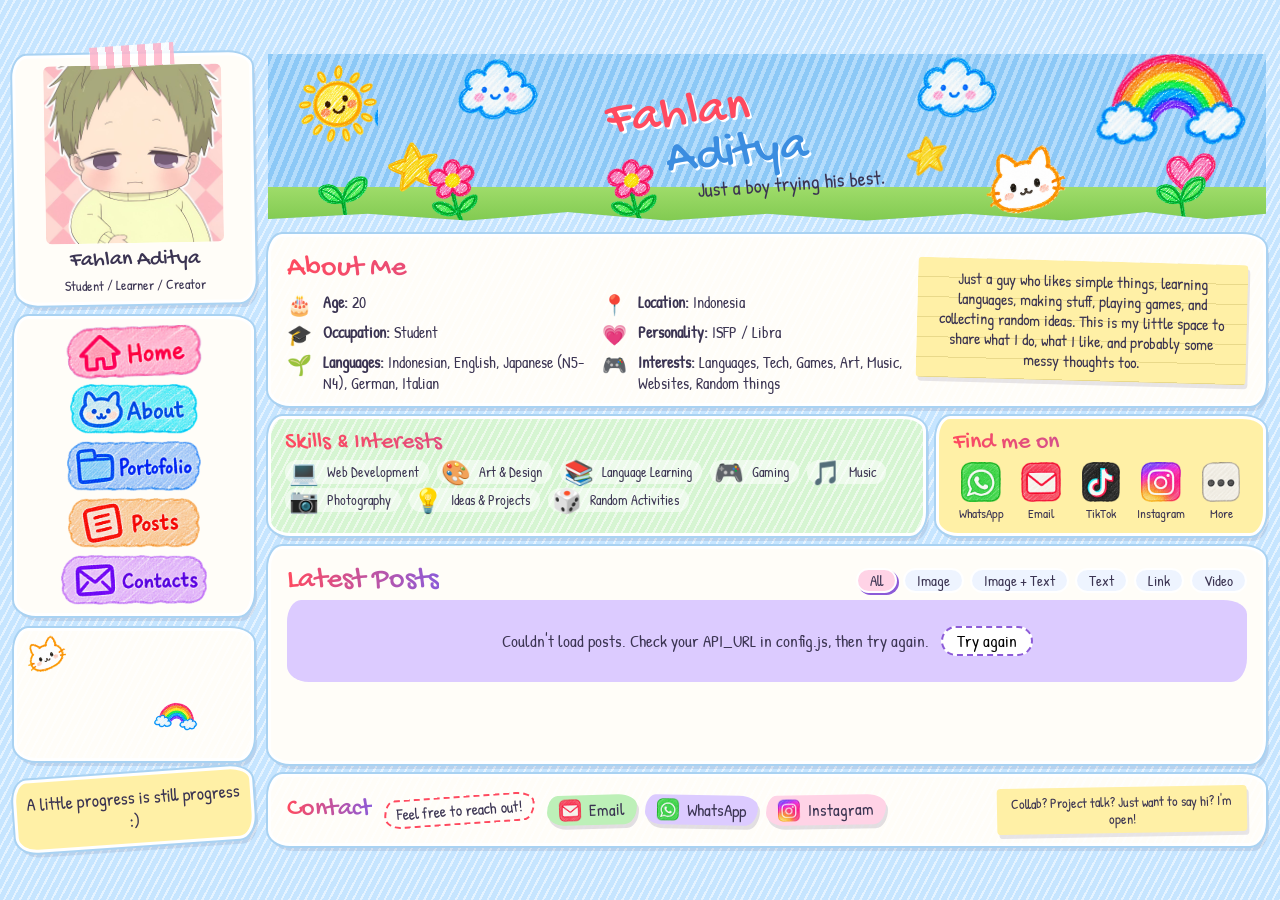
<file: index.html>
<!DOCTYPE html>
<html lang="en">
<head>
<meta charset="utf-8"><meta name="viewport" content="width=device-width,initial-scale=1,viewport-fit=cover"><meta name="theme-color" content="#c6e5ff">
<title>Adrian Aditya Portofolio</title>
<meta name="description" content="Fahlan Aditya's little scrapbook corner of the internet.">
<link rel="preconnect" href="https://fonts.googleapis.com"><link rel="preconnect" href="https://fonts.gstatic.com" crossorigin>
<link href="https://fonts.googleapis.com/css2?family=Gochi+Hand&family=Patrick+Hand&display=swap" rel="stylesheet">
<script>var V=Date.now()</script>
<script>document.write('<link rel="stylesheet" href="style.css?v='+V+'">')</script>
</head>
<body>
<div class="wrap">
  <figure class="pol tape"><img id="profile" alt="Portrait of Fahlan Aditya"><figcaption><b>Fahlan Aditya</b><small>Student / Learner / Creator</small></figcaption></figure>
  <nav id="nav" class="nav" aria-label="Main"></nav>
  <div id="decoSide" class="decoSide" aria-hidden="true"></div>
  <p class="note tilt">A little progress is still progress :)</p>

  <main>
    <header id="home" class="hero">
      <div id="decoHero" aria-hidden="true"></div><div id="decoHeroM" aria-hidden="true"></div>
      <img id="profile2" class="mprof" alt="Portrait of Fahlan Aditya">
      <h1><span class="r">Fahlan</span> <span class="b">Aditya</span></h1>
      <p class="sub">Just a boy trying his best.</p>
      <ul id="msocial" class="msocial" aria-label="Social links"></ul>
    </header>

    <section id="about" class="card about" aria-labelledby="h-about">
      <h2 id="h-about">About Me</h2>
      <ul id="info" class="info"></ul>
      <p class="note paper">Just a guy who likes simple things, learning languages, making stuff, playing games, and collecting random ideas. This is my little space to share what I do, what I like, and probably some messy thoughts too.</p>
    </section>

    <div class="row">
      <section id="portfolio" class="card mint" aria-labelledby="h-skills">
        <h2 id="h-skills">Skills &amp; Interests</h2>
        <ul id="skills" class="skills"></ul>
      </section>
      <section class="card find" aria-labelledby="h-find">
        <h2 id="h-find">Find me on</h2>
        <ul id="social" class="social"></ul>
      </section>
    </div>

    <section id="posts" class="card posts" aria-labelledby="h-posts">
      <div class="phead"><h2 id="h-posts">Latest Posts</h2><div id="filters" class="filters" role="group" aria-label="Filter posts"></div></div>
      <div id="state" class="state" role="status" aria-live="polite"></div>
      <div id="grid" class="grid"></div>
    </section>

    <section id="contact" class="card contact" aria-labelledby="h-contact">
      <h2 id="h-contact">Contact</h2>
      <p class="hand tilt">Feel free to reach out!</p>
      <div id="contactLinks" class="clinks"></div>
      <p class="note paper">Collab? Project talk? Just want to say hi? I'm open!</p>
    </section>
  </main>
</div>
<dialog id="more"><h3>More places</h3><ul id="moreList"></ul><button id="moreClose" type="button">Close</button></dialog>
<script>['config.js','api.js','script.js'].forEach(function(f){document.write('<script src="'+f+'?v='+V+'"><\/script>')})</script>
</body>
</html>
</file>
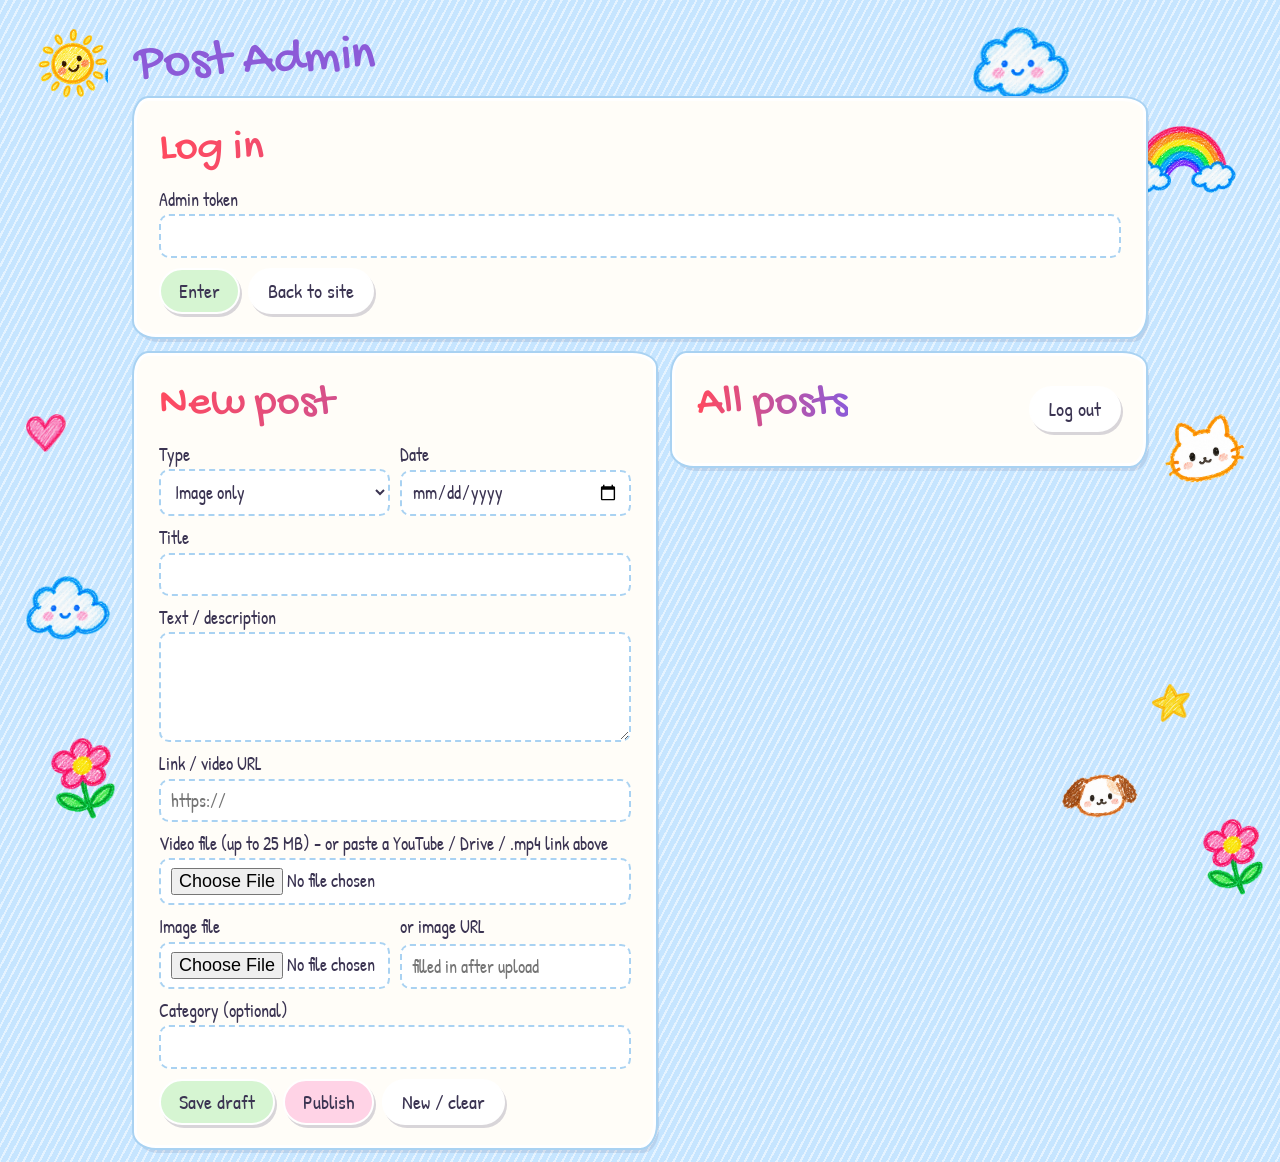
<file: admin.html>
<!DOCTYPE html>
<html lang="en">
<head>
<meta charset="utf-8"><meta name="viewport" content="width=device-width,initial-scale=1,viewport-fit=cover">
<meta name="robots" content="noindex,nofollow"><title>Admin – Fahlan Aditya</title>
<link href="https://fonts.googleapis.com/css2?family=Gochi+Hand&family=Patrick+Hand&display=swap" rel="stylesheet">
<script>var V=Date.now()</script>
<script>document.write('<link rel="stylesheet" href="style.css?v='+V+'">')</script>
<style>
.adm{max-width:1040px;margin:0 auto;padding:14px;display:grid;gap:16px}
.adm h1{font-size:clamp(34px,6vw,52px);color:var(--purple);transform:rotate(-2deg)}
#msg{margin:0;padding:8px 14px;border-radius:12px;font-size:19px}#msg:empty{display:none}.ok{background:var(--mint)}.bad{background:#ffd1d1}
form{display:grid;gap:10px}label{display:grid;gap:3px;font-size:18px;min-width:0}
input,select,textarea{font:inherit;padding:8px 10px;border:2px dashed #a9d2f2;border-radius:10px;background:#fff;color:var(--ink);width:100%;min-width:0}
textarea{min-height:110px;resize:vertical}
.two{display:grid;grid-template-columns:1fr 1fr;gap:10px}
.btns{display:flex;flex-wrap:wrap;gap:8px}
.b{font:inherit;padding:8px 18px;min-height:42px;border-radius:99px;border:2px solid #fff;box-shadow:2px 3px 0 rgba(60,50,90,.2);cursor:pointer;background:var(--mint);color:var(--ink)}
.b.pub{background:var(--pink)}.b.del{background:#ffd1d1}.b.ghost{background:#fff}.b:disabled{opacity:.5;cursor:wait}
#preview{max-height:180px;border-radius:8px;justify-self:start}
.list{display:grid;gap:10px;margin:0;padding:0;list-style:none}
.item{display:flex;gap:8px 12px;align-items:center;justify-content:space-between;flex-wrap:wrap;background:#fff;padding:8px 12px;border-radius:12px;box-shadow:2px 3px 0 rgba(60,50,90,.1)}
.item b{font-weight:400;font-size:20px;overflow-wrap:anywhere}.item small{display:block;opacity:.7}
.chip{font-size:14px;padding:1px 10px;border-radius:99px;background:var(--butter)}.chip.pub{background:var(--mint)}
@media(min-width:860px){.main{display:grid;grid-template-columns:1.1fr 1fr;gap:16px;align-items:start}}
@media(max-width:520px){.two{grid-template-columns:1fr}}
</style>
<script>document.write('<link rel="stylesheet" href="admin-fx.css?v='+V+'">')</script>
</head>
<body>
<div class="adm">
  <h1>Post Admin</h1>
  <p id="msg" role="status" aria-live="polite"></p>

  <section id="login" class="card">
    <h2>Log in</h2>
    <form id="loginForm">
      <label>Admin token<input id="tok" type="password" autocomplete="current-password" required></label>
      <div class="btns"><button class="b" type="submit">Enter</button><a class="b ghost" href="index.html" style="text-decoration:none">Back to site</a></div>
    </form>
  </section>

  <div id="panel" class="main" hidden>
    <section class="card">
      <h2 id="formTitle">New post</h2>
      <form id="form">
        <div class="two">
          <label>Type<select id="type"><option value="image">Image only</option><option value="image_text">Image + Text</option><option value="text">Text only</option><option value="link">Link / Media</option><option value="video">Video</option></select></label>
          <label>Date<input id="date" type="date"></label>
        </div>
        <label>Title<input id="title" maxlength="120"></label>
        <label data-t="image_text text link video">Text / description<textarea id="content"></textarea></label>
        <label data-t="link video">Link / video URL<input id="linkUrl" type="url" placeholder="https://"></label>
        <label data-t="video">Video file (up to 25 MB) - or paste a YouTube / Drive / .mp4 link above<input id="vfile" type="file" accept="video/*"></label>
        <div data-t="image image_text link video" class="two">
          <label>Image file<input id="file" type="file" accept="image/*"></label>
          <label>or image URL<input id="imageUrl" placeholder="filled in after upload"></label>
        </div>
        <img id="preview" alt="Preview" hidden>
        <label>Category (optional)<input id="category" maxlength="40"></label>
        <div class="btns">
          <button class="b" type="button" id="saveDraft">Save draft</button>
          <button class="b pub" type="button" id="publish">Publish</button>
          <button class="b ghost" type="button" id="clear">New / clear</button>
        </div>
      </form>
    </section>
    <section class="card">
      <div class="btns" style="justify-content:space-between;align-items:center"><h2>All posts</h2><button class="b ghost" type="button" id="logout">Log out</button></div>
      <ul id="list" class="list"></ul>
    </section>
  </div>
</div>
<script>document.write('<script src="config.js?v='+V+'"><\/script><script src="admin.js?v='+V+'"><\/script><script src="admin-fx.js?v='+V+'" defer><\/script>')</script>
</body>
</html>
</file>
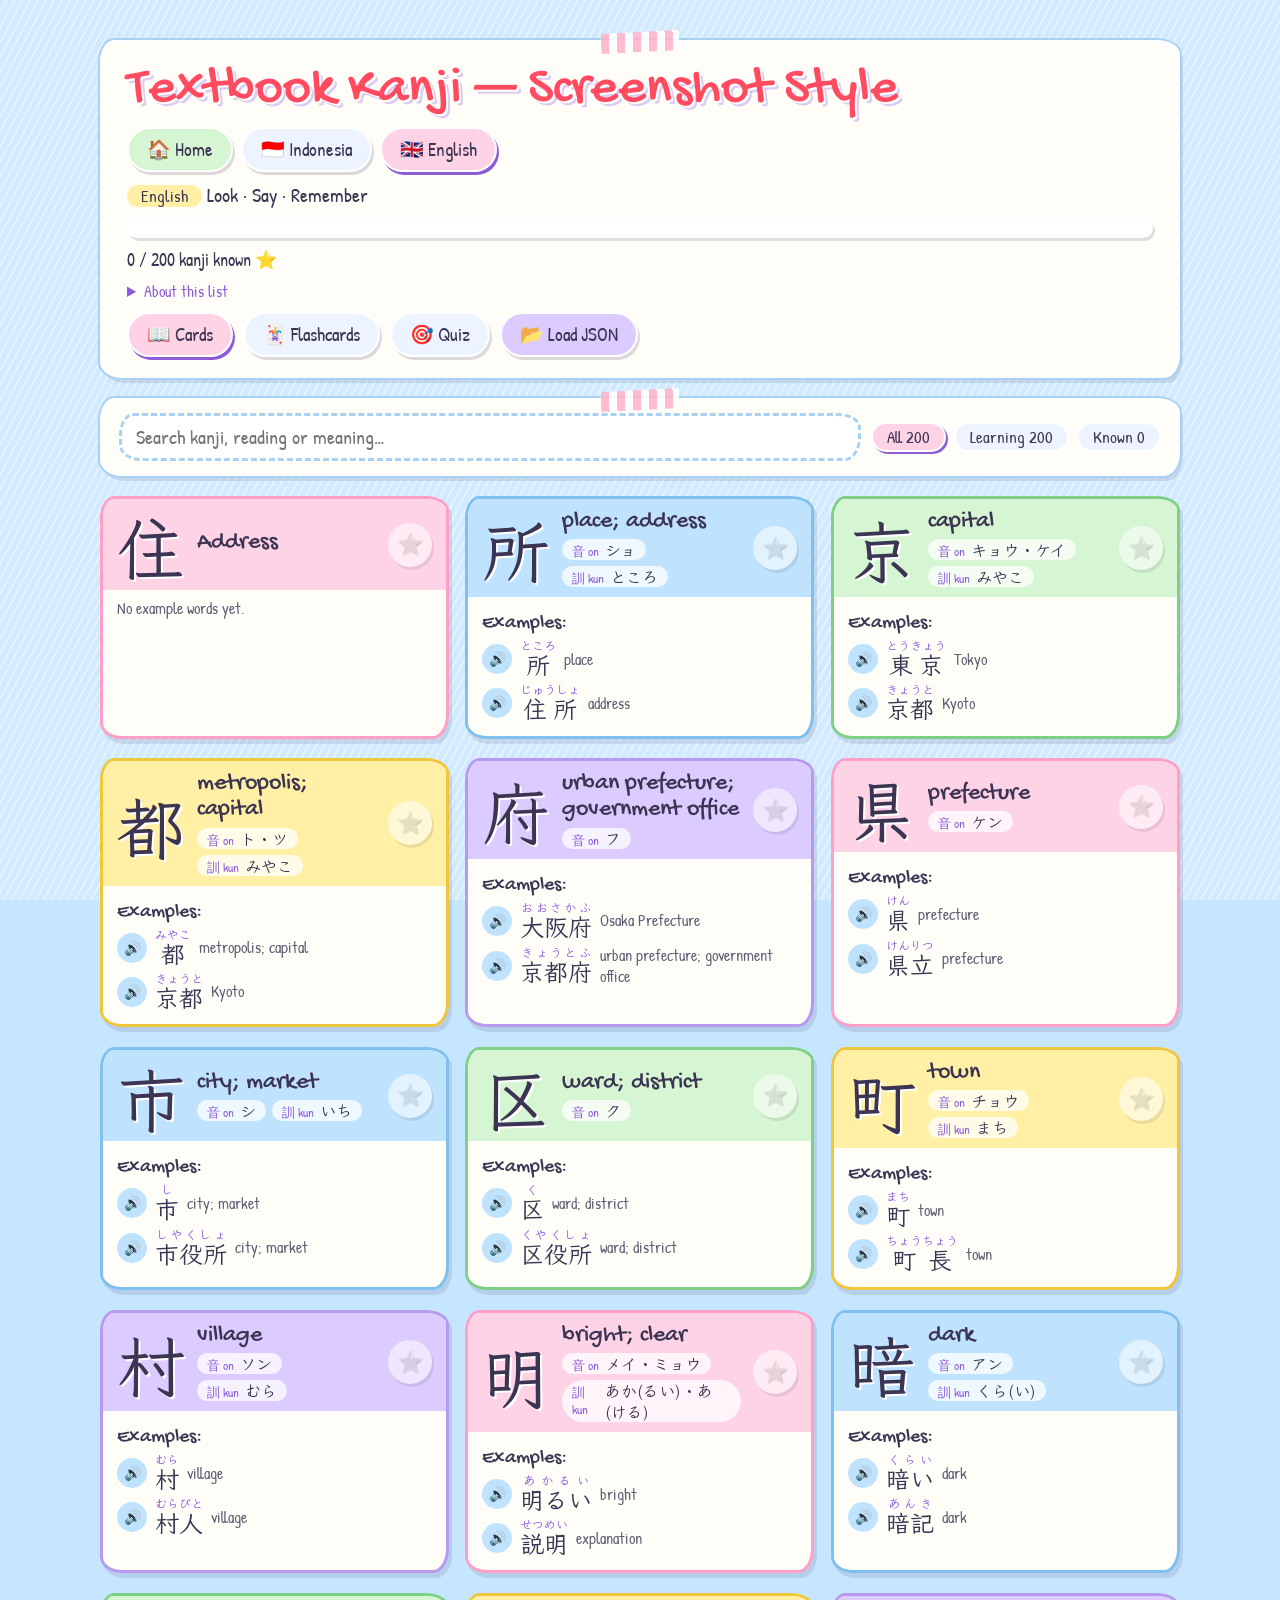
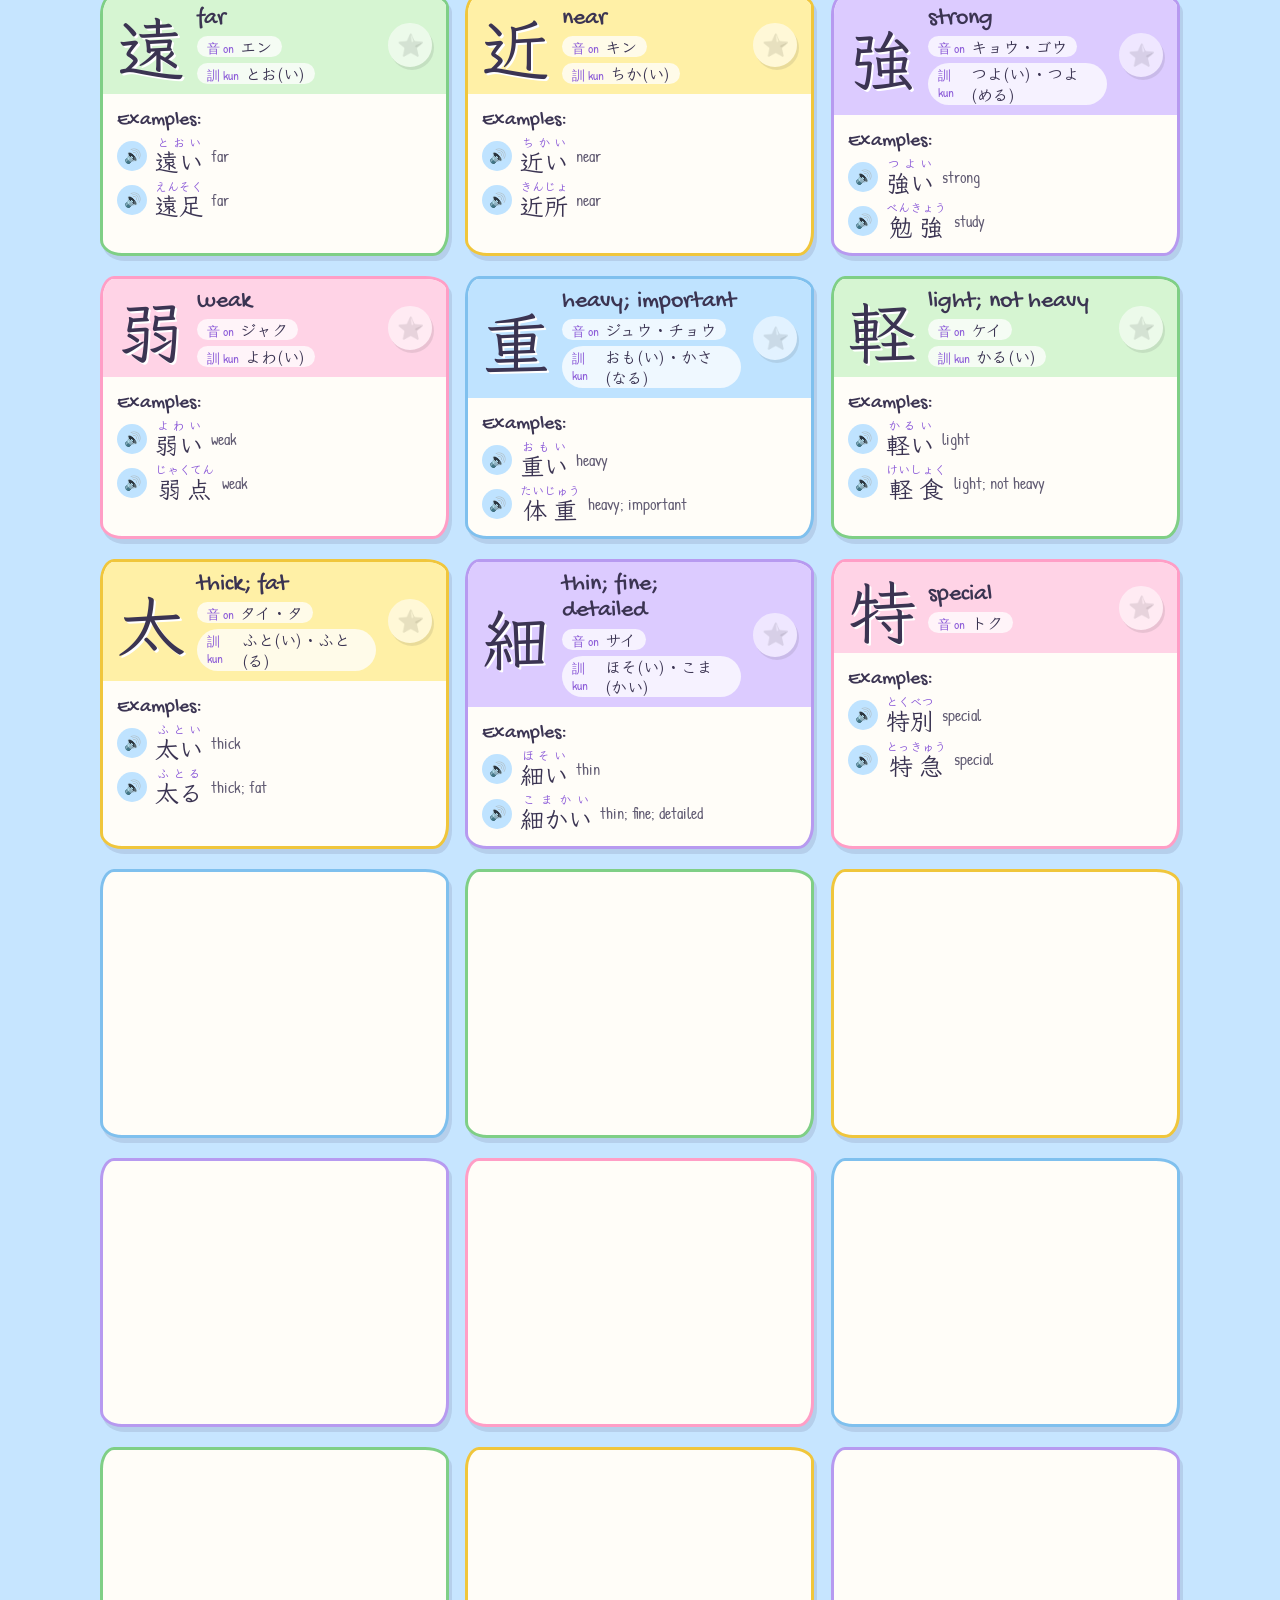
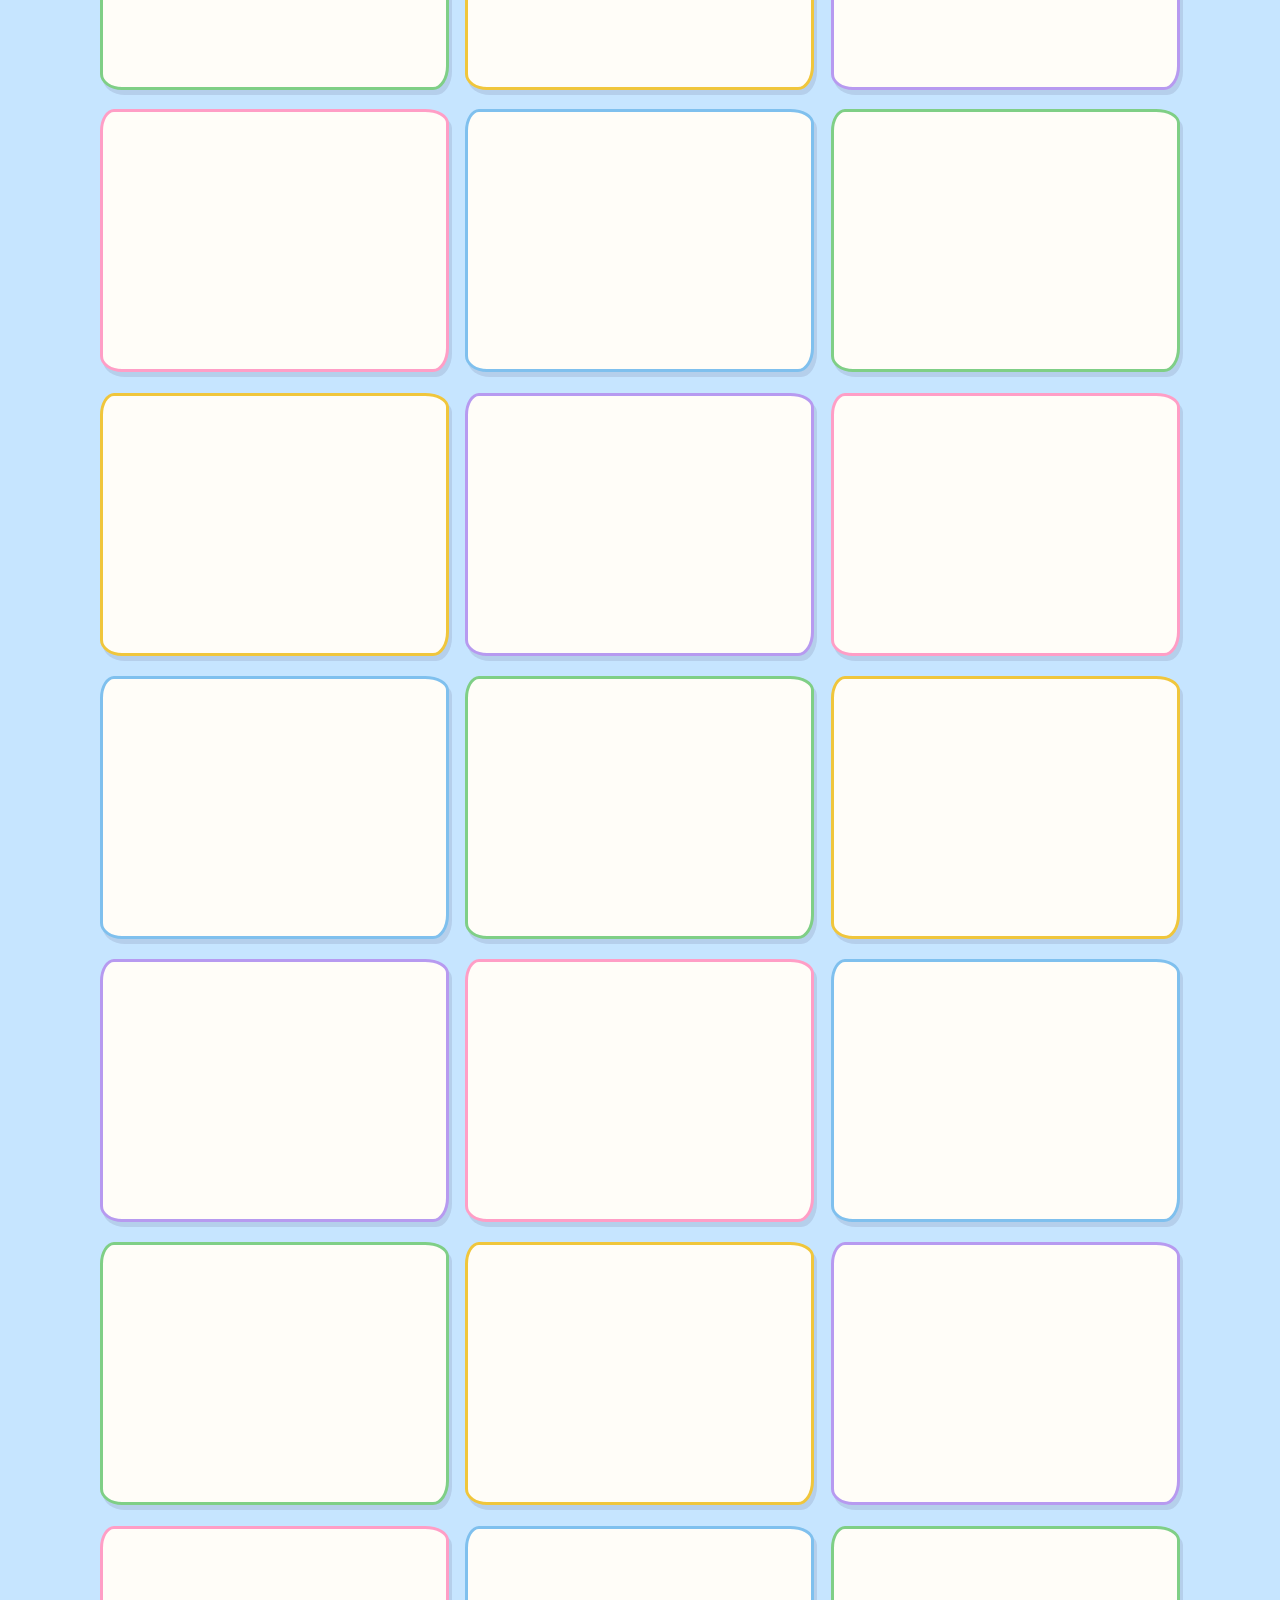
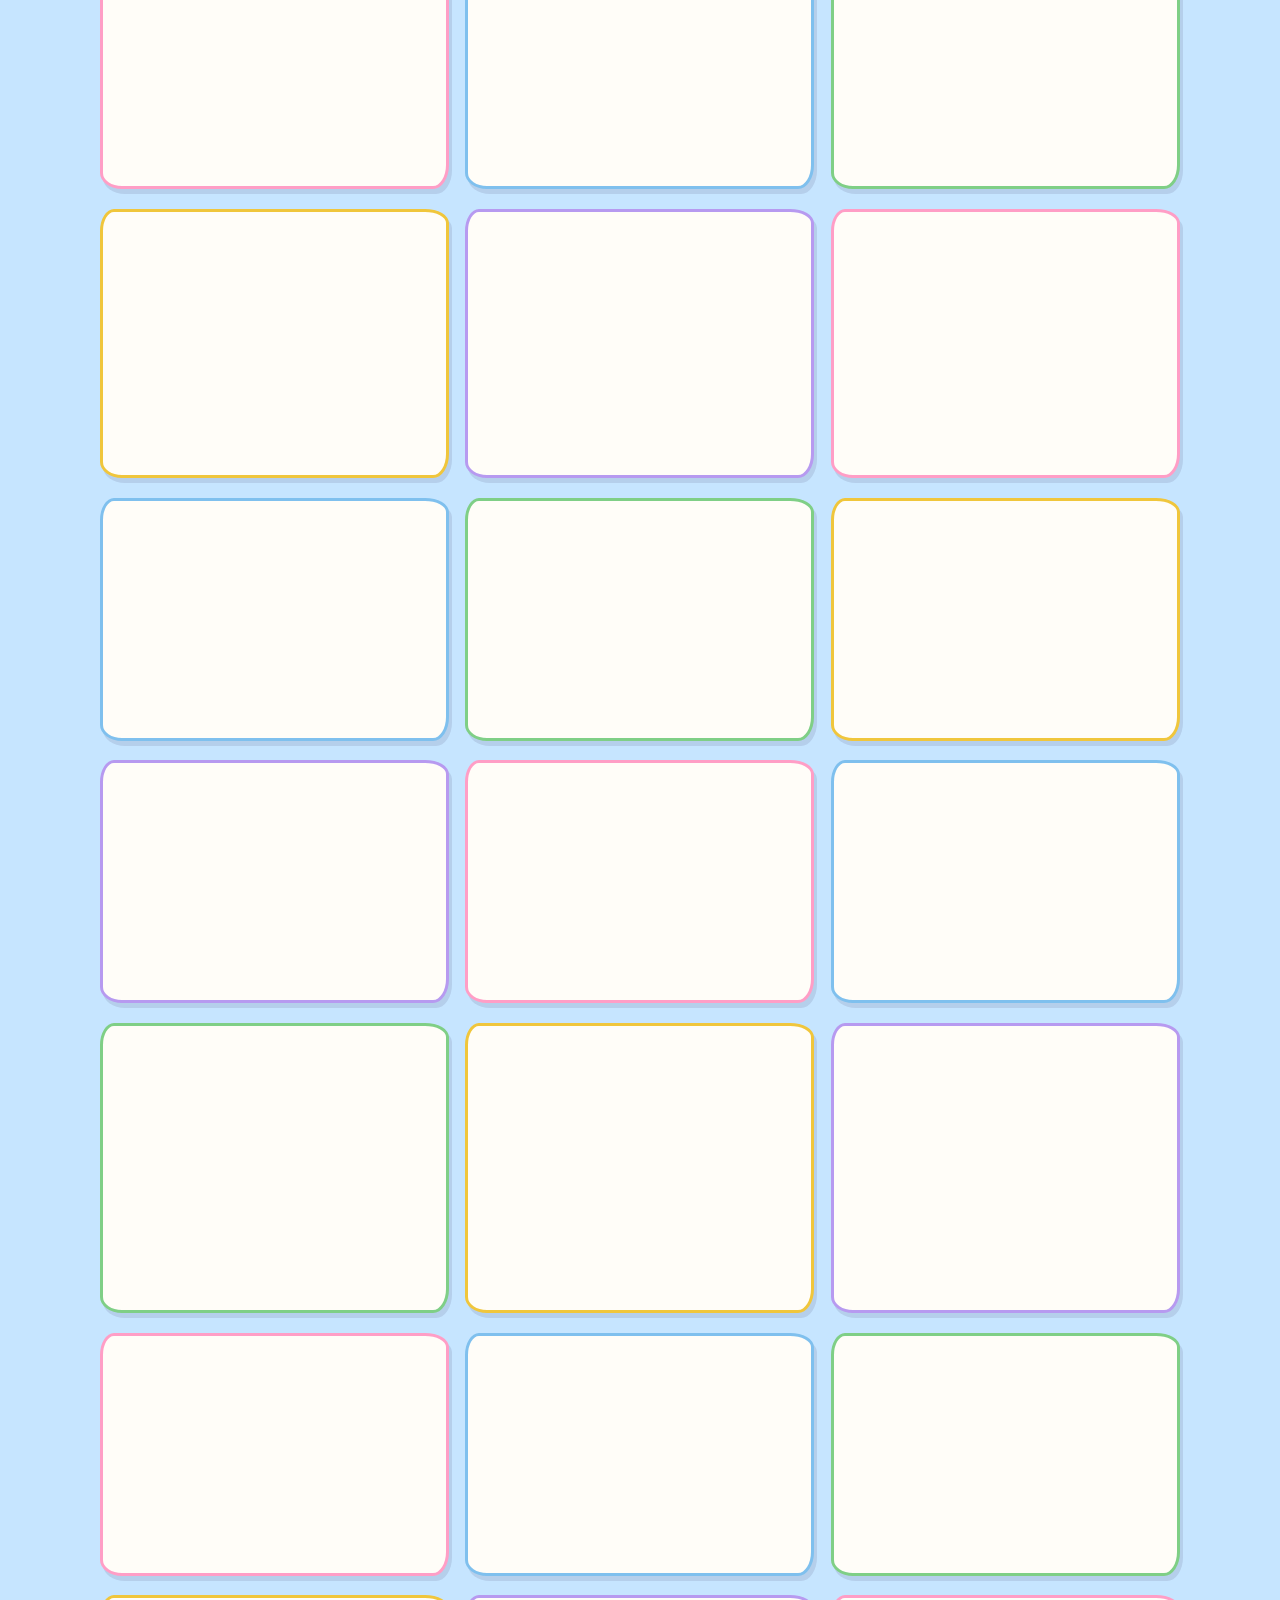
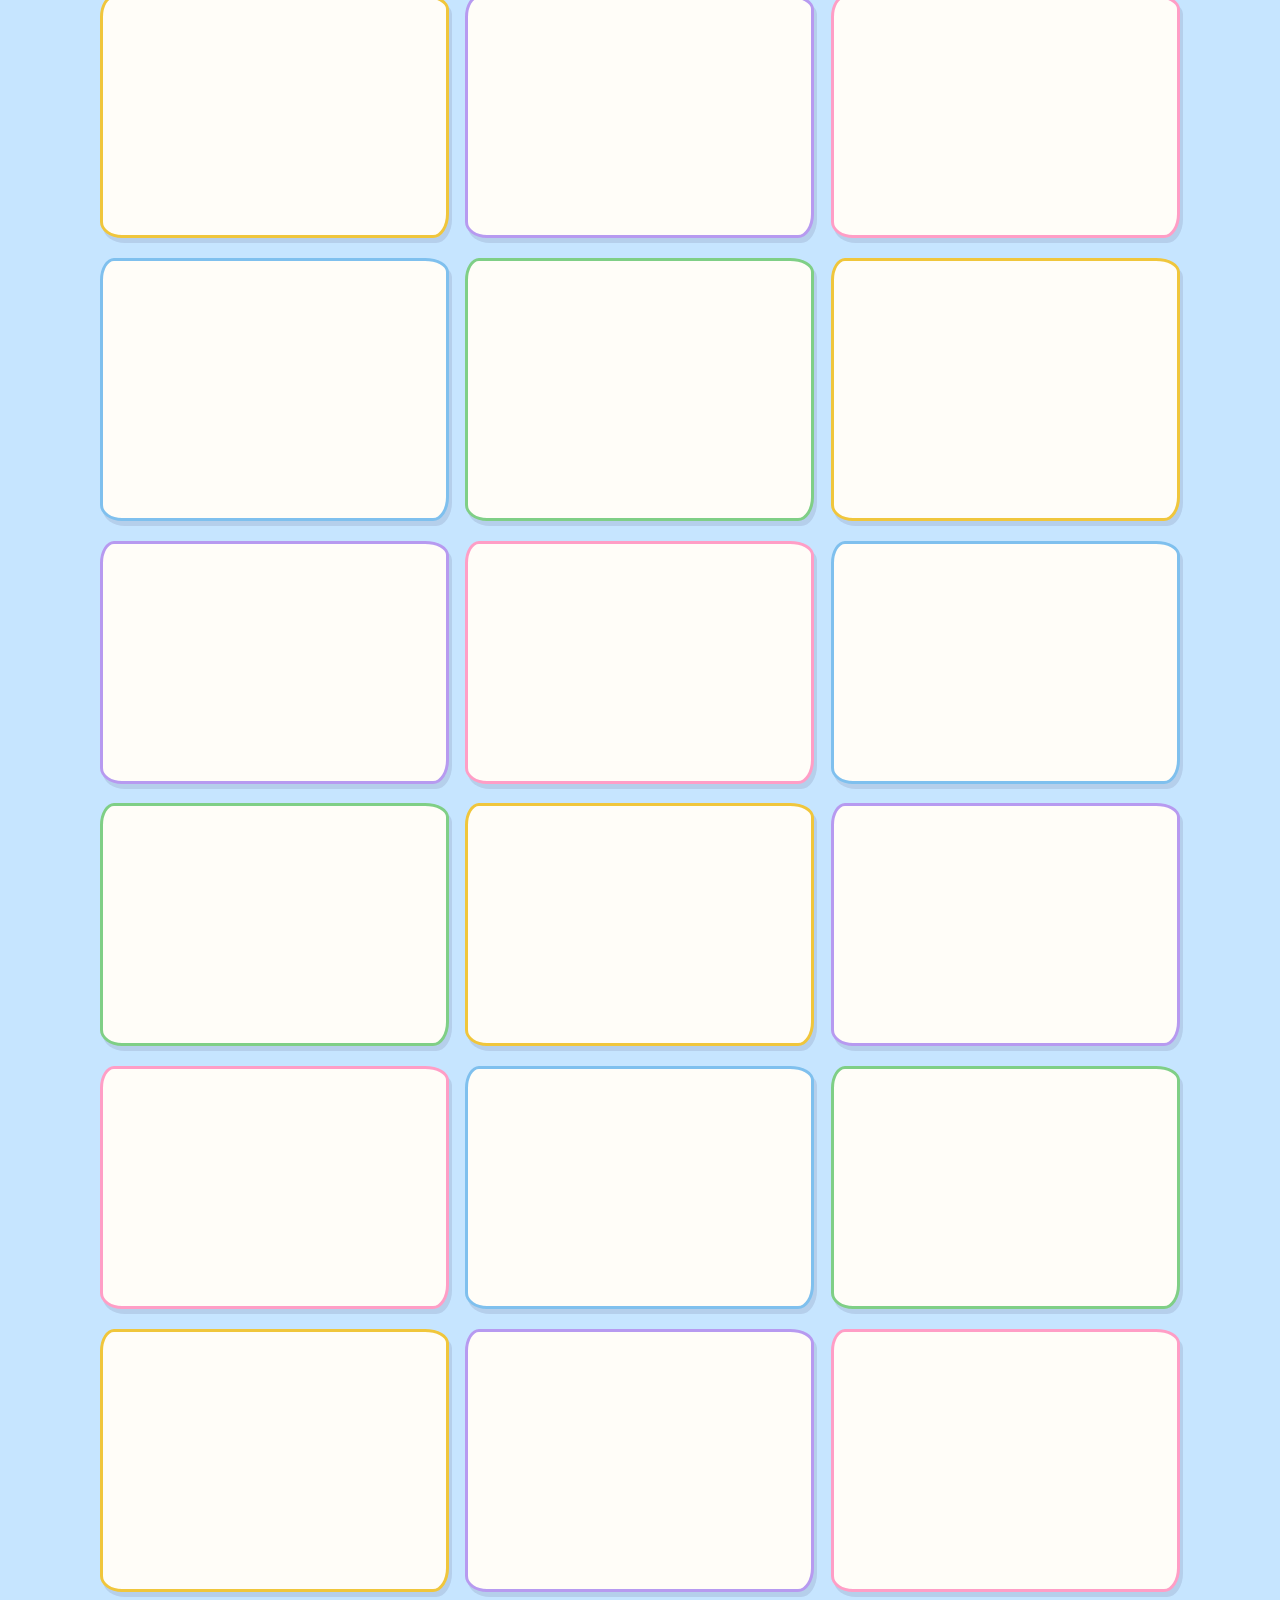
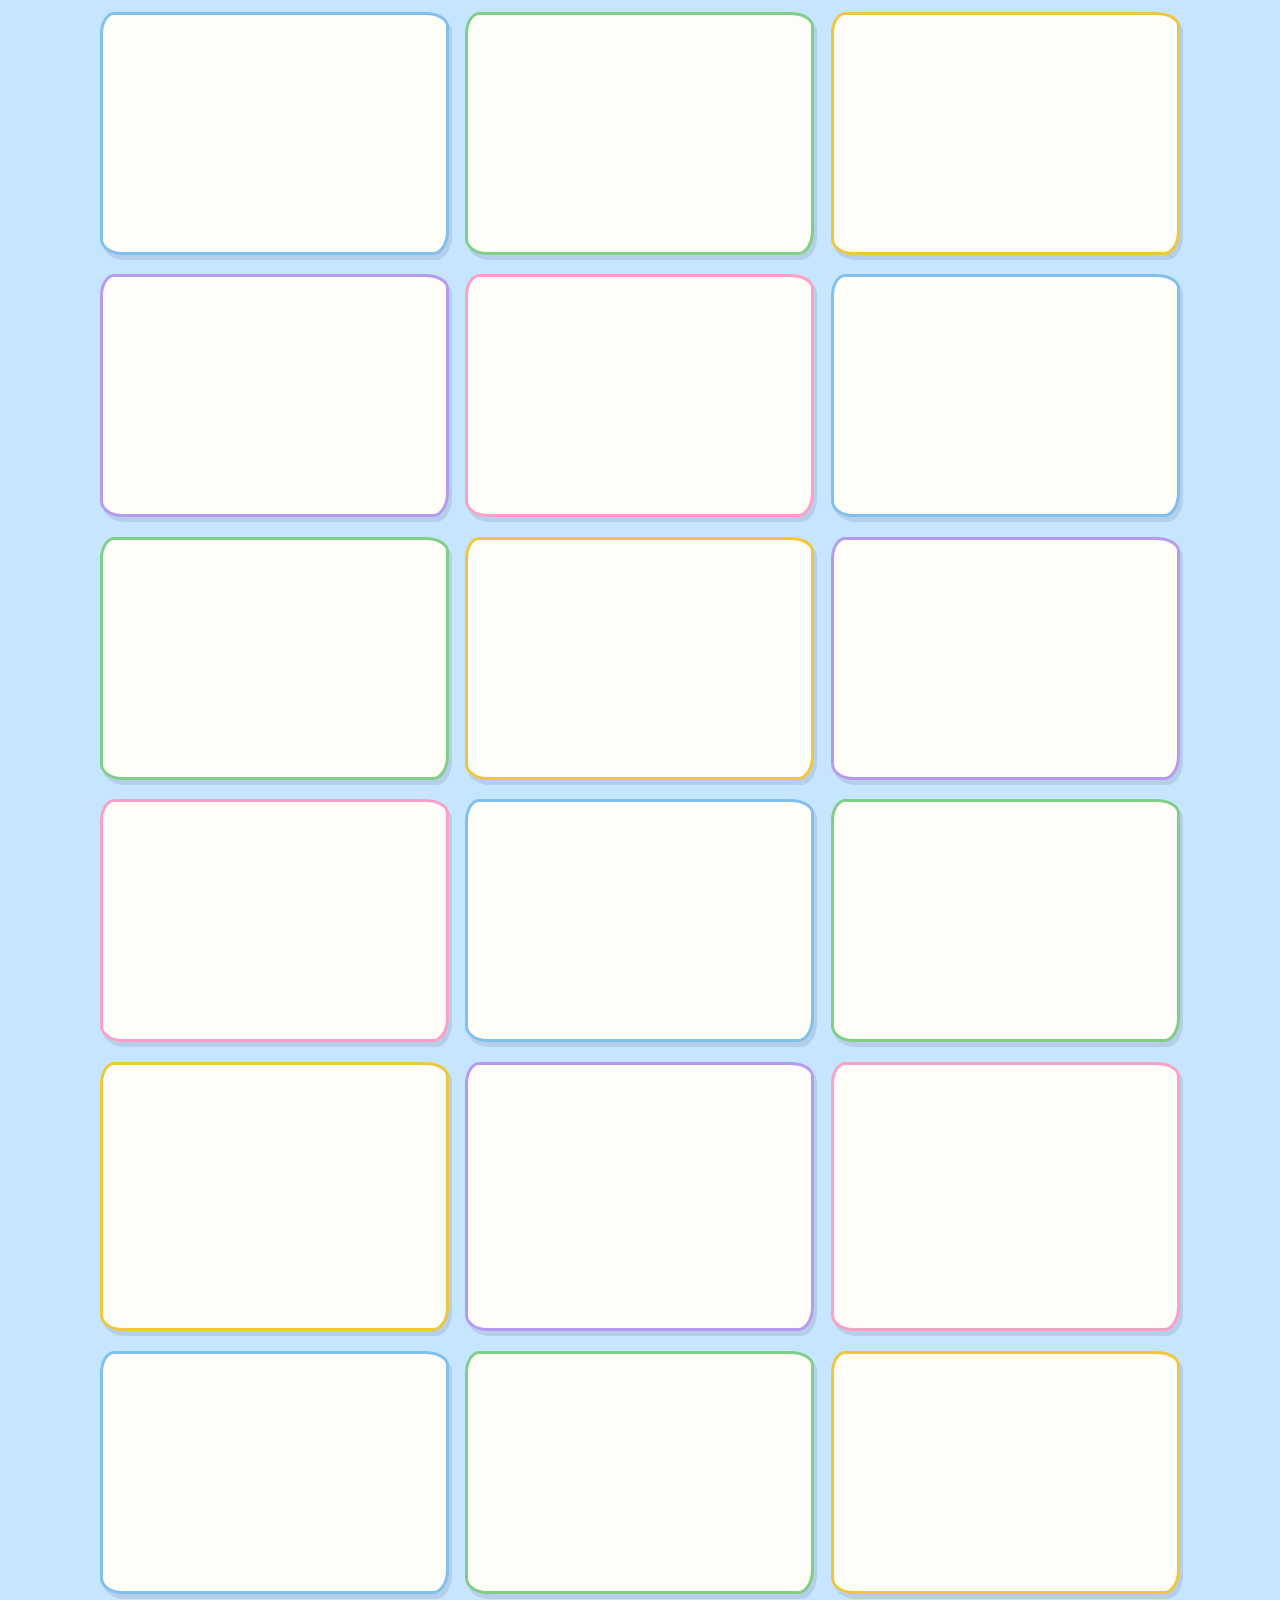
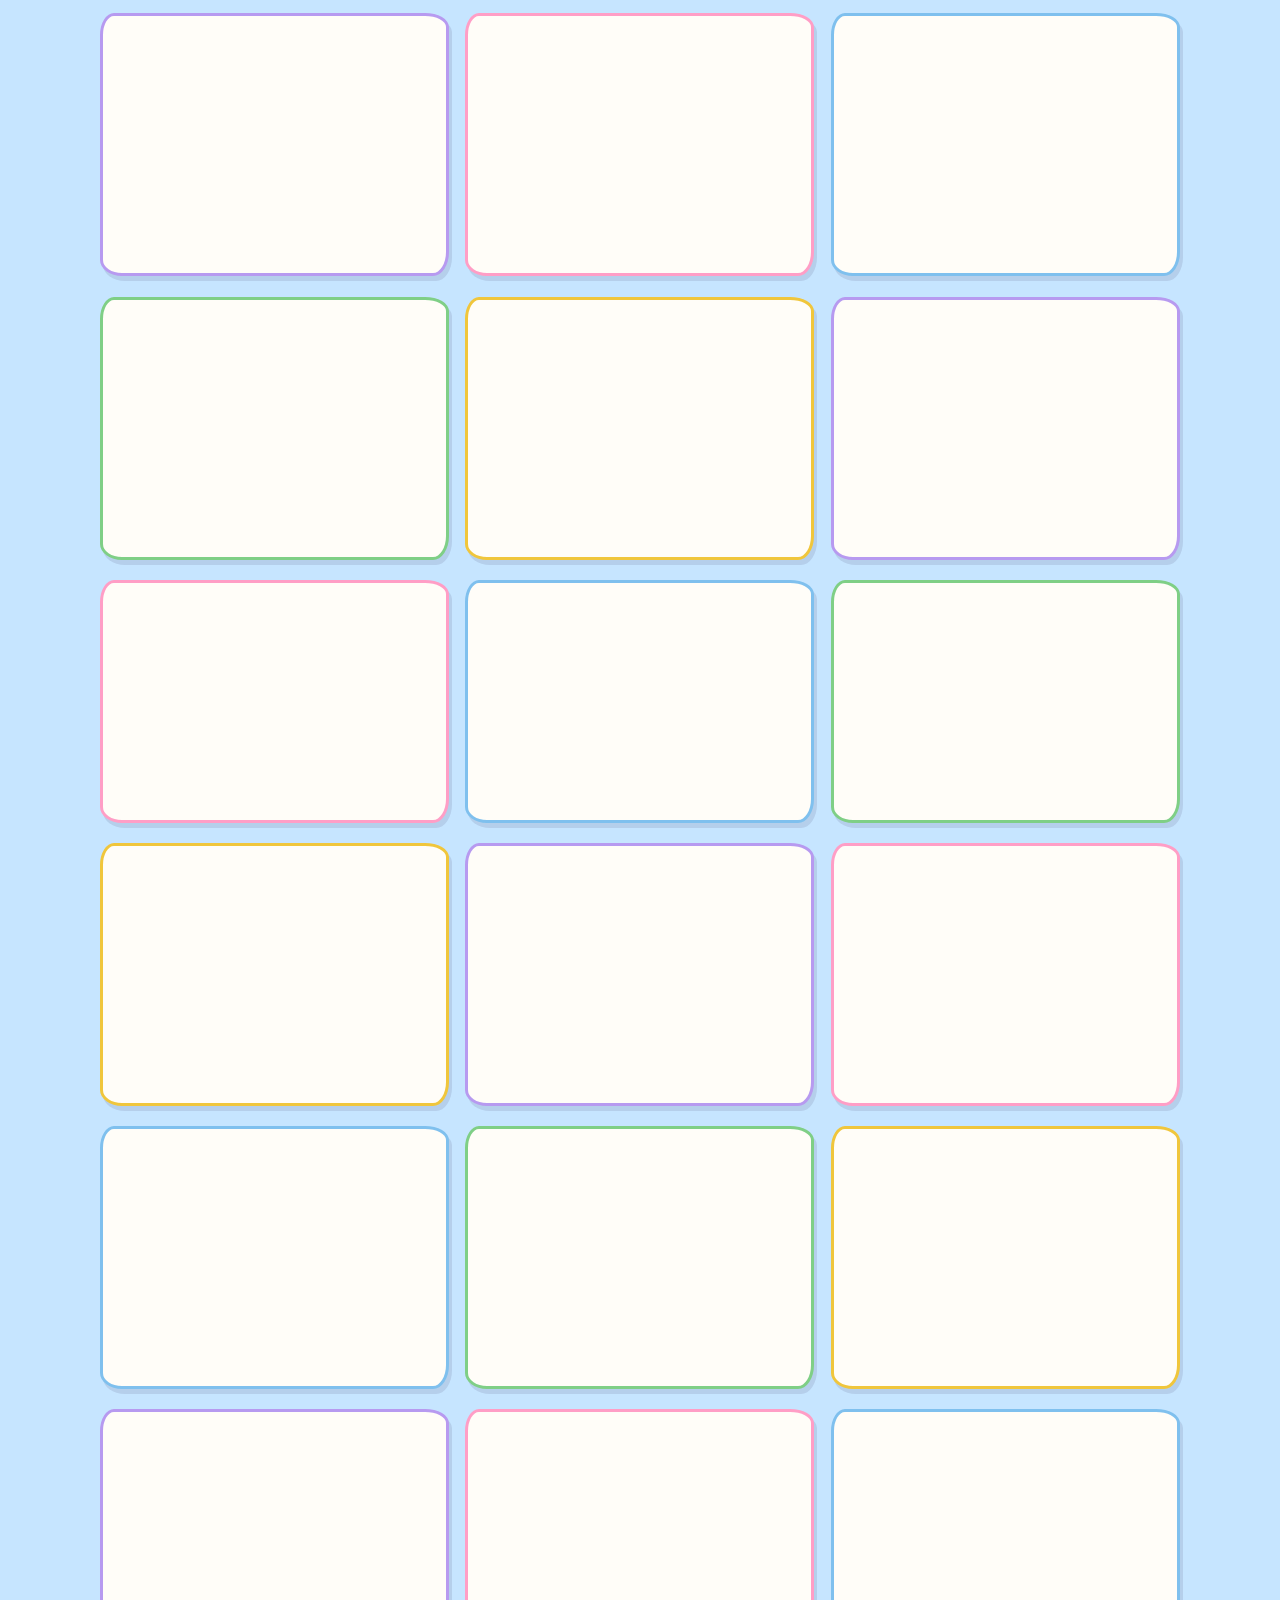
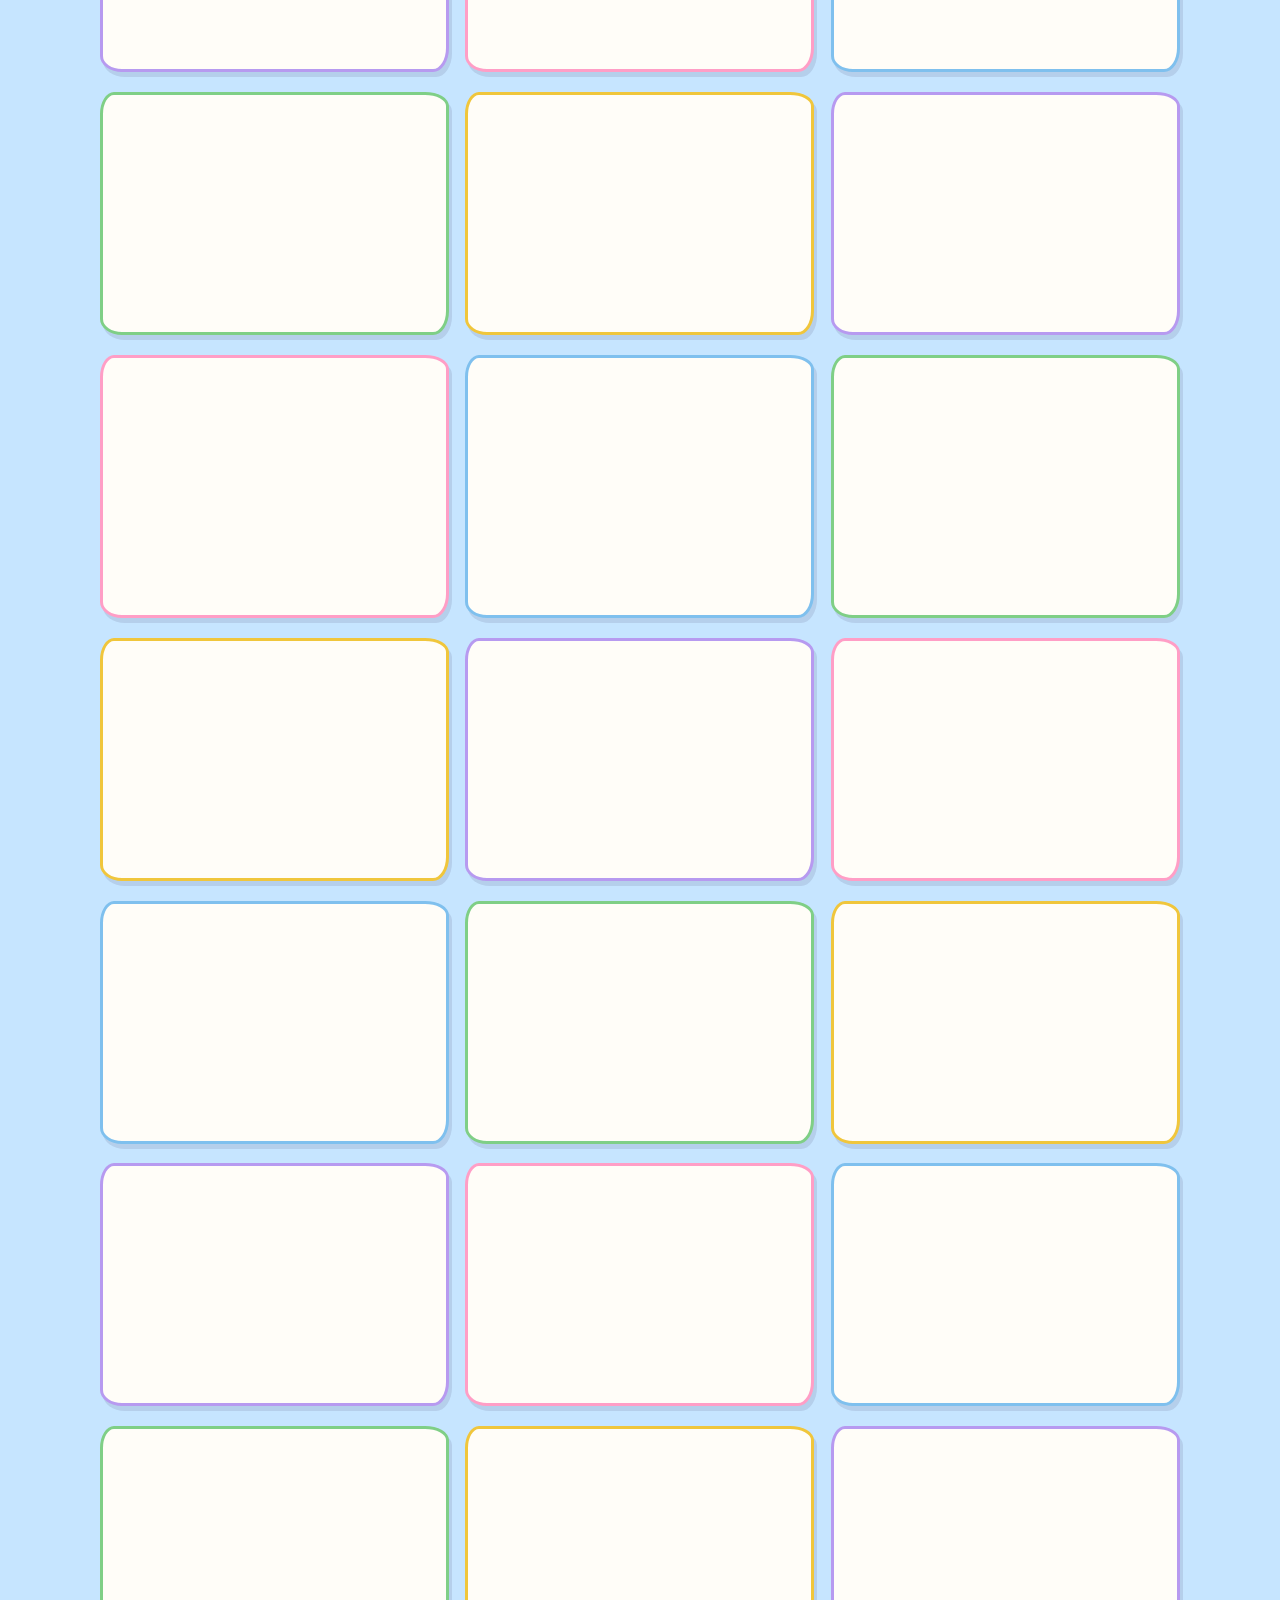
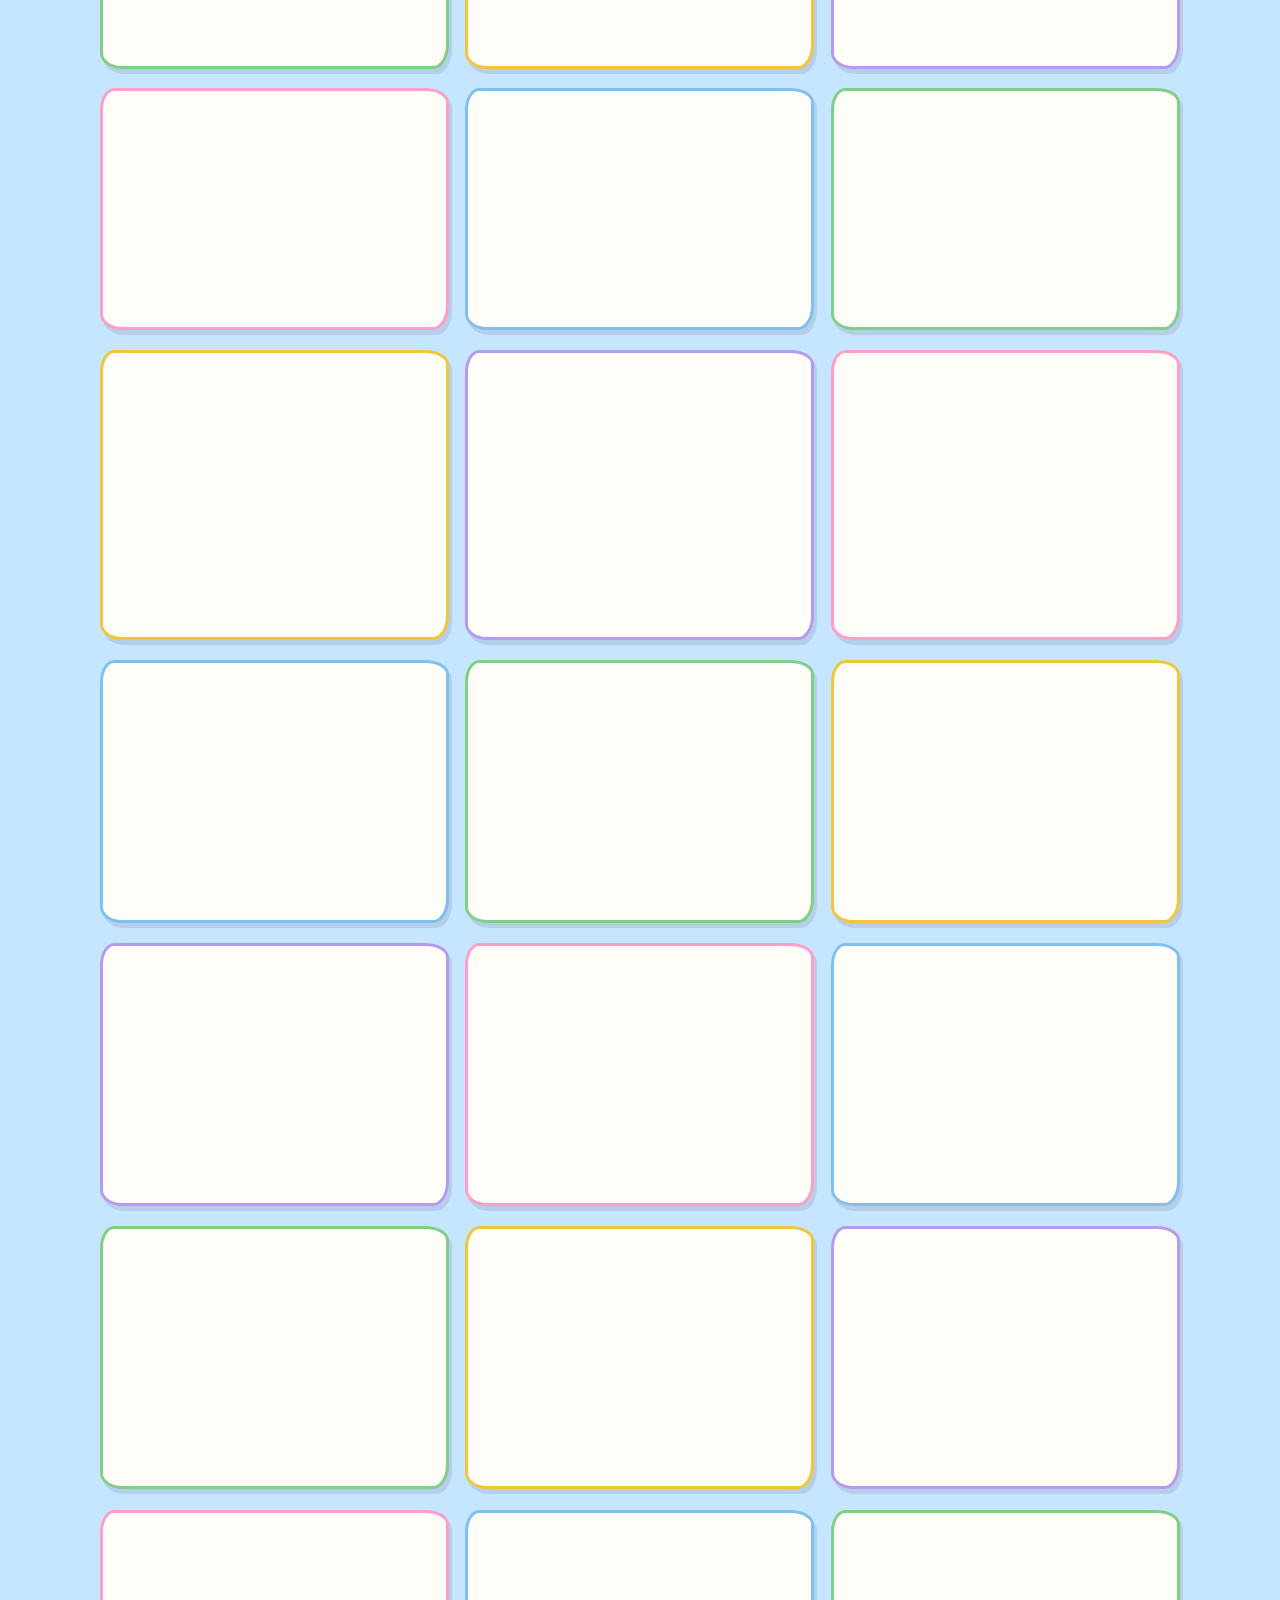
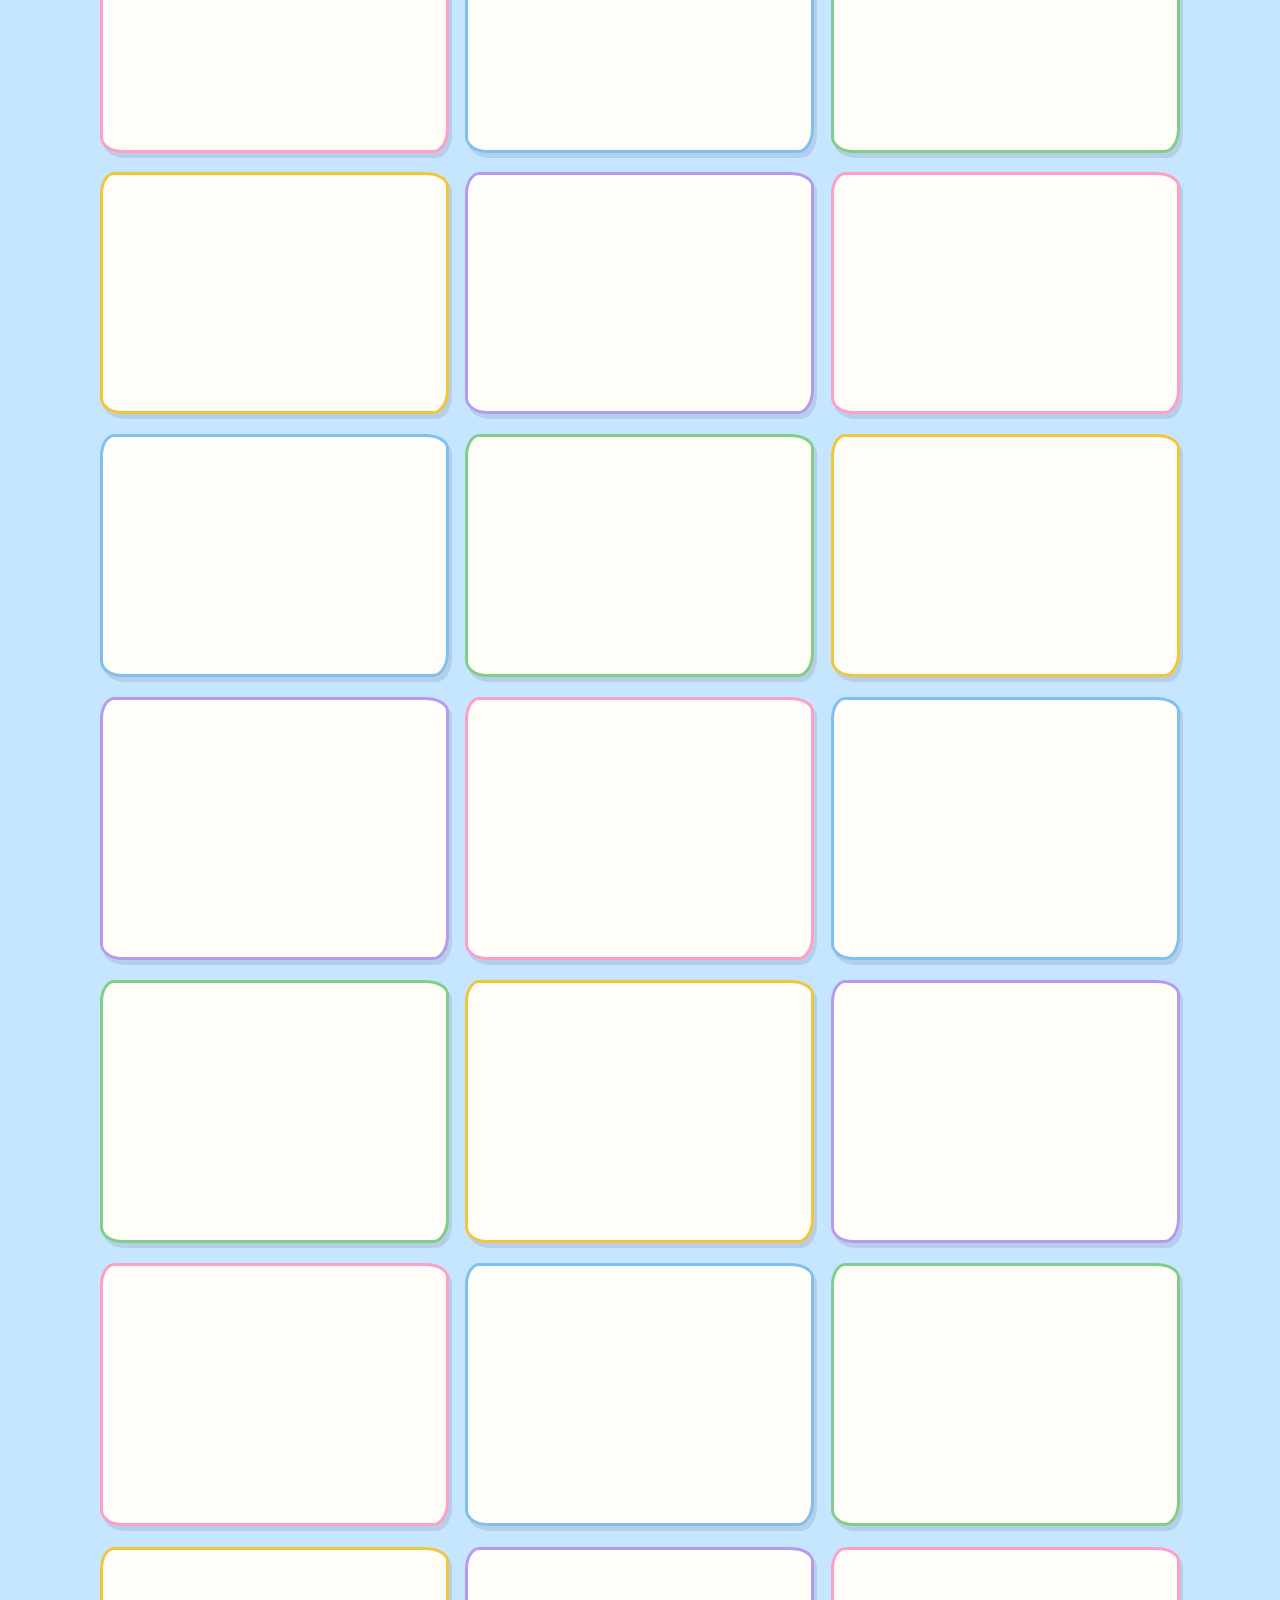
<file: kanji.html>
<!DOCTYPE html>
<html lang="en">
<head>
<meta charset="utf-8"><meta name="viewport" content="width=device-width,initial-scale=1">
<title>Kanji Study</title>
<link rel="preconnect" href="https://fonts.googleapis.com"><link rel="preconnect" href="https://fonts.gstatic.com" crossorigin>
<link href="https://fonts.googleapis.com/css2?family=Gochi+Hand&family=Patrick+Hand&family=Klee+One:wght@400;600&display=swap" rel="stylesheet">
<style>
:root{--ink:#3b3452;--pink:#ffd3e6;--sky:#bfe3ff;--mint:#d6f5d2;--butter:#fff0a6;--lav:#dccbff;--red:#ff4a5f;--purple:#8c5bd8;
 --wob:14px 24px 16px 22px/22px 14px 24px 16px;--bg:url("https://iankreidehuter.space/assets/background.jpg")}
*{margin:0;padding:0;box-sizing:border-box;-webkit-tap-highlight-color:transparent}
body{font:19px/1.3 "Patrick Hand","Comic Sans MS",cursive;color:var(--ink);min-height:100vh;overflow-x:hidden;background:#c6e5ff}
:focus-visible{outline:3px dashed var(--purple);outline-offset:3px}
h1,h2{font-family:"Gochi Hand",cursive;font-weight:400}
button{font:inherit;color:inherit;cursor:pointer}
[hidden]{display:none!important}
[lang=ja]{font-family:"Klee One","UD Digi Kyokasho N-R","UD デジタル 教科書体 N-R","Kyokasho ICA","Hiragino Maru Gothic ProN","Yu Gothic",serif;font-weight:600}
.bg-layer{position:fixed;inset:0;z-index:-2;background:var(--bg) center/cover no-repeat,#c6e5ff}
.bg-overlay{position:fixed;inset:0;z-index:-1;background:repeating-linear-gradient(118deg,transparent 0 5px,rgba(255,255,255,.35) 5px 7px),rgba(255,255,255,.22)}
.page{position:relative;z-index:1;display:flex;justify-content:center;padding:40px 14px 90px}
.wrap{width:100%;max-width:1080px;display:grid;gap:20px}
.paper{position:relative;background:#fffdf8;border:3px solid #fff;border-radius:var(--wob);box-shadow:0 0 0 2px #a9d2f2,3px 5px 0 rgba(60,50,90,.12)}
.paper::before{content:"";position:absolute;top:-11px;left:50%;width:78px;height:20px;transform:translateX(-50%) rotate(-3deg);background:repeating-linear-gradient(90deg,#ffb3c9 0 8px,#fff 8px 16px);opacity:.88;pointer-events:none}
header{padding:20px 24px 18px;display:grid;gap:10px;animation:pop .6s both}
h1{font-size:clamp(34px,7vw,54px);line-height:1;color:var(--red);text-shadow:2px 2px 0 #fff,4px 4px 0 rgba(140,91,216,.3)}
.sub{font-size:20px}.lvl{display:inline-block;padding:0 14px;border-radius:99px;background:var(--butter);font-size:17px}
.bar{height:20px;border:3px solid #fff;border-radius:99px;background:#fff;overflow:hidden;box-shadow:2px 3px 0 rgba(60,50,90,.15)}
.bar b{display:block;height:100%;width:0;border-radius:99px;background:linear-gradient(90deg,#ff8ac0,#ffd75e,#8de08d);transition:width .5s}
.pc{font-size:18px}
details{font-size:16px}summary{cursor:pointer;color:var(--purple)}details p{margin-top:6px}
.modes{display:flex;flex-wrap:wrap;gap:10px}
.modes button,.langs button,.btn{padding:8px 18px;border:2px solid #fff;border-radius:99px;background:#eef4ff;box-shadow:2px 3px 0 rgba(60,50,90,.18);transition:transform .2s}
.modes button[aria-selected=true],.langs button[aria-pressed=true]{background:var(--pink);box-shadow:2px 3px 0 var(--purple)}
a.btn{display:inline-block;color:var(--ink);text-decoration:none}
.hrow{display:flex;flex-wrap:wrap;gap:10px 16px;align-items:center;justify-content:space-between}.langs{display:flex;flex-wrap:wrap;gap:8px}
.btn.go{background:var(--mint)}.btn.alt{background:var(--lav)}
@media(hover:hover){.modes button:hover,.langs button:hover,.btn:hover{transform:translateY(-2px) rotate(-1deg)}}
.tools{display:flex;flex-wrap:wrap;gap:10px;align-items:center;padding:12px 16px}
#q{flex:1 1 200px;min-width:0;padding:8px 14px;font:inherit;font-size:20px;color:var(--ink);background:#fff;border:3px dashed #a9d2f2;border-radius:var(--wob);outline:none}#q:focus{border:3px solid var(--purple)}
.chips{display:flex;flex-wrap:wrap;gap:8px}.chips button{padding:2px 14px;border:2px solid #fff;border-radius:99px;background:#eef4ff;font-size:17px}.chips button[aria-pressed=true]{background:var(--pink);box-shadow:2px 2px 0 var(--purple)}
#lesson{max-width:100%;padding:8px 12px;font:inherit;font-size:18px;color:var(--ink);background:#fff;border:3px dashed #a9d2f2;border-radius:var(--wob)}
#vStudy{display:grid;gap:26px}.ls{display:grid;gap:12px}
.lh{display:flex;flex-wrap:wrap;align-items:center;gap:10px;font-size:30px;color:var(--purple);text-shadow:2px 2px 0 #fff}
.lh .no{display:grid;place-items:center;width:42px;height:42px;border-radius:50%;background:var(--butter);color:var(--ink);font-size:24px;text-shadow:none;box-shadow:2px 3px 0 rgba(60,50,90,.2)}
.lh small{padding:0 12px;border-radius:99px;background:#fff;color:var(--ink);font-family:"Patrick Hand",cursive;font-size:19px;text-shadow:none}
.state{padding:26px;text-align:center;background:var(--lav);border-radius:var(--wob);font-size:21px}.state .btn{margin-top:12px;display:inline-block}
.grid{display:grid;grid-template-columns:repeat(auto-fill,minmax(310px,1fr));gap:20px 16px}
.kc{--h:var(--pink);--b:#ff9ec6;background:#fffdf8;border:3px solid var(--b);border-radius:var(--wob);overflow:hidden;box-shadow:3px 5px 0 rgba(60,50,90,.12);animation:pop .5s both;content-visibility:auto;contain-intrinsic-size:auto 300px}
.t1{--h:var(--sky);--b:#7fc0ee}.t2{--h:var(--mint);--b:#7fcf86}.t3{--h:var(--butter);--b:#f0c63c}.t4{--h:var(--lav);--b:#b79af0}
.kh{display:grid;grid-template-columns:auto 1fr auto;gap:12px;align-items:center;padding:10px 14px;background:var(--h)}
.kj{font-size:68px;line-height:1.05;text-shadow:2px 2px 0 #fff}
.mn{display:block;font-family:"Gochi Hand",cursive;font-size:24px;line-height:1.1}
.rd{display:flex;flex-wrap:wrap;gap:6px;margin-top:4px}
.chip{display:inline-flex;gap:6px;align-items:baseline;padding:0 10px;border-radius:99px;background:rgba(255,255,255,.75);font-size:16px}.chip b{font-weight:400;font-size:13px;color:var(--purple)}
.kn{width:44px;height:44px;border-radius:50%;border:3px solid #fff;background:#fff;font-size:22px;filter:grayscale(1);opacity:.55;box-shadow:2px 3px 0 rgba(60,50,90,.2);transition:transform .25s,filter .25s}
.kn[aria-pressed=true]{filter:none;opacity:1;background:var(--butter);transform:rotate(12deg) scale(1.08)}
.kb{padding:8px 14px 12px}.lt{margin:6px 0 2px;font-family:"Gochi Hand",cursive;font-size:20px}
.wl{list-style:none;display:grid;gap:4px}
.wl li{display:grid;grid-template-columns:auto auto 1fr;gap:8px;align-items:center}
.wl ruby{font-size:24px}.wl rt{font-size:12px;color:var(--purple)}.wm{font-size:16px;opacity:.8}
.sp{display:none;width:30px;height:30px;border:0;border-radius:50%;background:var(--sky);font-size:14px}.tts .sp{display:block}
.fl{display:grid;gap:14px;justify-items:center}
.fc{width:min(100%,560px);height:min(66vh,440px);perspective:1200px;cursor:pointer}
.fcard{position:relative;width:100%;height:100%;transform-style:preserve-3d;transition:transform .55s cubic-bezier(.3,1.3,.5,1)}.fcard.flip{transform:rotateY(180deg)}
.face{position:absolute;inset:0;overflow:auto;backface-visibility:hidden;-webkit-backface-visibility:hidden;display:grid;place-content:center;justify-items:center;gap:8px;padding:18px;text-align:center;background:#fffdf8;border:4px solid var(--b);border-radius:var(--wob);box-shadow:3px 5px 0 rgba(60,50,90,.15)}
.face.back{transform:rotateY(180deg);background:var(--h);place-content:start center}
.big{font-size:min(38vw,190px);line-height:1}.tap{font-size:16px;opacity:.65}
.fbar{display:flex;flex-wrap:wrap;gap:10px;justify-content:center;align-items:center}
.qz{max-width:620px;margin:0 auto;padding:24px 22px;display:grid;gap:14px;text-align:center}
.qn{font-size:17px;opacity:.7}.qp{font-family:"Gochi Hand",cursive;font-size:36px;line-height:1.1;color:var(--purple)}.qp.big{font-family:"Klee One",serif;font-weight:600;font-size:110px;color:var(--ink);text-shadow:3px 3px 0 var(--pink)}
.qo{display:grid;grid-template-columns:1fr 1fr;gap:12px}
.opt{padding:12px 10px;min-height:58px;font-size:20px;background:#fff;border:3px solid #cfe3f5;border-radius:var(--wob);transition:transform .2s}
.opt[lang=ja]{font-size:40px}.opt.good{background:var(--mint);border-color:#7fcf86;animation:pop .4s}.opt.bad{background:#ffd1d1;border-color:#ff8a9b}.opt:disabled{cursor:default}
.qf{min-height:70px;font-size:22px}.sc{font-family:"Gochi Hand",cursive;font-size:60px;color:var(--red)}
.wrongs{display:flex;flex-wrap:wrap;gap:8px;justify-content:center}.wrongs span{padding:0 12px;font-size:28px;background:var(--pink);border-radius:var(--wob)}
@keyframes pop{from{opacity:0;transform:translateY(16px) scale(.96)}}
@media(max-width:520px){.grid{grid-template-columns:1fr}.qo{grid-template-columns:1fr}.kj{font-size:60px}header{padding:18px 16px}}
@media(prefers-reduced-motion:reduce){*{animation:none!important;transition:none!important}}
</style>
</head>
<body>
<div class="bg-layer"></div><div class="bg-overlay"></div>
<main class="page"><div class="wrap">
  <header class="paper">
    <div class="hrow"><h1 id="ttl">Kanji Study</h1><div class="langs" role="group" aria-label="Language / Bahasa"><a class="btn go" data-t="home" href="https://iankreidehuter.space/">🏠 Home</a><button type="button" data-l="id">🇮🇩 Indonesia</button><button type="button" data-l="en">🇬🇧 English</button></div></div>
    <p class="sub"><span class="lvl" id="lvl">...</span> <span data-t="sub">Look · Say · Remember</span></p>
    <div class="bar" role="progressbar" aria-label="Kanji you know" id="pbar" aria-valuemin="0" aria-valuemax="100"><b id="pfill"></b></div>
    <p class="pc" id="ptxt"></p>
    <details><summary data-t="about">About this list</summary><p id="note"></p></details>
    <nav class="modes" role="tablist" aria-label="Study mode">
      <button type="button" role="tab" data-m="study" aria-selected="true" data-t="cards">📖 Cards</button>
      <button type="button" role="tab" data-m="flash" aria-selected="false" data-t="flash">🃏 Flashcards</button>
      <button type="button" role="tab" data-m="quiz" aria-selected="false" data-t="quiz">🎯 Quiz</button>
      <label class="btn alt" title="Load a different kanji JSON file"><span data-t="load">📂 Load JSON</span><input id="pick" type="file" accept=".json,application/json" hidden></label>
    </nav>
  </header>
  <div class="tools paper" id="tools"><select id="lesson" aria-label="Lesson" hidden></select><input id="q" type="search" data-tp="search" placeholder="Search kanji, reading or meaning…" aria-label="Search"><div class="chips" id="chips" role="group" aria-label="Filter"></div></div>
  <div id="state" class="state" role="status" aria-live="polite">Loading kanji…</div>
  <section id="vStudy" hidden></section>
  <section id="vFlash" class="fl" hidden></section>
  <section id="vQuiz" class="qz paper" hidden></section>
</div></main>
<script>
(() => {
  /* ---- settings: JSON is loaded from the /assets folder ---- */
  const CFG = { data: {
      id: ["assets/textbook_kanji_cards_indonesian.json", "/assets/textbook_kanji_cards_indonesian.json"],
      en: ["assets/textbook_kanji_cards_english.json", "/assets/textbook_kanji_cards_english.json"] },
    quizLen: 10 };
  const T = {
    en: {home:"🏠 Home",sub:"Look · Say · Remember",cards:"📖 Cards",flash:"🃏 Flashcards",quiz:"🎯 Quiz",load:"📂 Load JSON",about:"About this list",search:"Search kanji, reading or meaning…",all:"All",learn:"Learning",known:"Known",words:"Examples",mix:"Mix & match",lesson:"Lesson",alll:"All lessons",nomatch:"No kanji match. Try another search!",nothing:"Nothing here. Pick another filter!",tap:"tap to flip ↻",back:"◀ Back",next:"Next ▶",shuf:"🔀 Shuffle",shufd:"🔀 Shuffled",iknow:"☆ I know it",isknown:"⭐ Known",q:"Question",qm:"What does it mean?",qk:"Which kanji is this?",yes:"Yes!! 🎉",oops:"Oops!",again:"🔁 Play again",tocards:"📖 Back to cards",prac:"Practise these:",nomist:"No mistakes!",s1:"Amazing!! 🌈",s2:"Great job! ⭐",s3:"Nice try! Keep going 💪",kn:"kanji known",done:" — you did it! 🎉",loadfail:"Couldn't load the kanji list from /assets.",badfile:"Couldn't read that file. Is it the kanji JSON?",nokanji:"That file has no kanji in it.",choose:"📂 Choose the JSON file",need4:"Need at least 4 kanji to play.",nolist:"No example words yet.",nextq:"Next ▶",finish:"Finish ▶",hint:"Tap a card's star when you know that kanji. Your stars are saved on this device."},
    id: {home:"🏠 Beranda",sub:"Lihat · Ucapkan · Ingat",cards:"📖 Kartu",flash:"🃏 Kartu Hafalan",quiz:"🎯 Kuis",load:"📂 Muat JSON",about:"Tentang daftar ini",search:"Cari kanji, bacaan, atau arti…",all:"Semua",learn:"Belajar",known:"Hafal",words:"Contoh kata",mix:"Gabungan kata",lesson:"Pelajaran",alll:"Semua pelajaran",nomatch:"Tidak ada kanji yang cocok. Coba cari yang lain!",nothing:"Kosong. Pilih filter lain!",tap:"ketuk untuk membalik ↻",back:"◀ Kembali",next:"Lanjut ▶",shuf:"🔀 Acak",shufd:"🔀 Teracak",iknow:"☆ Aku hafal",isknown:"⭐ Hafal",q:"Soal",qm:"Apa artinya?",qk:"Kanji yang mana ini?",yes:"Benar!! 🎉",oops:"Yah!",again:"🔁 Main lagi",tocards:"📖 Kembali ke kartu",prac:"Latih yang ini:",nomist:"Tidak ada yang salah!",s1:"Luar biasa!! 🌈",s2:"Kerja bagus! ⭐",s3:"Ayo coba lagi! 💪",kn:"kanji dihafal",done:" — kamu berhasil! 🎉",loadfail:"Daftar kanji tidak bisa dimuat dari /assets.",badfile:"File tidak bisa dibaca. Apakah ini JSON kanji?",nokanji:"File itu tidak berisi kanji.",choose:"📂 Pilih file JSON",need4:"Butuh minimal 4 kanji untuk bermain.",nolist:"Belum ada contoh kata.",nextq:"Lanjut ▶",finish:"Selesai ▶",hint:"Ketuk bintang pada kartu saat kamu sudah hafal kanjinya. Bintangmu tersimpan di perangkat ini."} };
  const LN = {住所:["Address","Alamat"],形容詞:["Adjectives","Kata sifat"],趣味:["Hobbies","Hobi"],仕事:["Work","Pekerjaan"],自然:["Nature","Alam"],季節:["Seasons","Musim"],体:["Body","Tubuh"],時間:["Time","Waktu"],動詞:["Verbs","Kata kerja"],家族:["Family","Keluarga"],生活:["Daily life","Kehidupan"],食べ物:["Food","Makanan"],部首:["Radicals","Radikal"],場所:["Places","Tempat"],交通:["Transport","Transportasi"],学校:["School","Sekolah"]};
  const $ = s => document.querySelector(s);
  const esc = s => String(s ?? "").replace(/[&<>"']/g, c => ({"&":"&amp;","<":"&lt;",">":"&gt;",'"':"&quot;","'":"&#39;"}[c]));
  const arr = a => Array.isArray(a) ? a.map(String) : [];
  const parseV = s => { s = String(s ?? "").trim(); if (!s) return null; const m = s.match(/^(.+?)[（(]([^）)]*)[）)]$/); return m ? {word: m[1].trim(), reading: m[2].trim(), meaning: ""} : {word: s, reading: "", meaning: ""}; };
  const wl = a => Array.isArray(a) ? a.map(w => typeof w === "string" ? parseV(w) : (w && w.word ? {word: String(w.word), reading: String(w.reading || ""), meaning: String(w.meaning || "")} : null)).filter(Boolean) : [];
  const hira = s => s.replace(/[\u30a1-\u30f6]/g, c => String.fromCharCode(c.charCodeAt(0) - 0x60)).toLowerCase();
  const shuffle = a => { for (let i = a.length - 1; i > 0; i--) { const j = Math.random() * (i + 1) | 0; [a[i], a[j]] = [a[j], a[i]]; } return a; };
  let lang = "en", D = {}, K = [], lessons = [], known = new Set(), mode = "study", flt = "all", lessonSel = 0, fdeck = [], fi = 0, shuf = false, qz = null;
  const t = k => (T[lang] && T[lang][k]) || T.en[k] || k;
  const KEY = () => "kanjiKnown:" + (D.source || D.level || D.title || "list");
  const lTr = name => { const m = String(name).match(/^(.*?)([0-9０-９]*)$/), e = LN[m[1]]; return e ? e[lang === "id" ? 1 : 0] + (m[2] ? " " + m[2].replace(/[０-９]/g, c => String.fromCharCode(c.charCodeAt(0) - 0xFEE0)) : "") : ""; };
  const mean = k => k.meaning || (k.lessonWord ? lTr(k.kanji) : "");
  if ("speechSynthesis" in window) document.documentElement.classList.add("tts");
  const say = x => { try { speechSynthesis.cancel(); const u = new SpeechSynthesisUtterance(x); u.lang = "ja-JP"; u.rate = .8; speechSynthesis.speak(u); } catch (e) {} };

  function applyText() {
    document.documentElement.lang = lang;
    document.querySelectorAll("[data-t]").forEach(e => { e.textContent = t(e.dataset.t); });
    document.querySelectorAll("[data-tp]").forEach(e => { e.placeholder = t(e.dataset.tp); });
    document.querySelectorAll("[data-l]").forEach(b => b.setAttribute("aria-pressed", b.dataset.l === lang));
  }
  function init(d, keep) {
    // Accepts the textbook "cards" JSON (one kanji per card) and the older "kanji" JSON.
    if (!Array.isArray(d.kanji) && Array.isArray(d.cards)) {
      d = {...d, kanji: d.cards.map(c => ({kanji: c.kanji, meaning: c.heading || c.meaning || "", onyomi: c.onyomi, kunyomi: c.kunyomi, vocabulary_examples: c.vocabulary, combinations: c.combinations}))};
    }
    D = d;
    const L = Array.isArray(d.lesson_order) ? d.lesson_order : [], lmap = new Map();
    lessons = L.map((l, i) => { (l.kanji || []).forEach(x => { if (!lmap.has(String(x))) lmap.set(String(x), i + 1); }); return {n: i + 1, name: String(l.lesson || "")}; });
    K = (d.kanji || []).filter(k => k && k.kanji).map(k => {
      const o = {kanji: String(k.kanji), meaning: String(k.meaning || "").trim(), onyomi: arr(k.onyomi), kunyomi: arr(k.kunyomi), lesson: lmap.get(String(k.kanji)) || 0};
      const ex = wl(k.vocabulary_examples || k.standalone_words);
      o.words = ex; o.combos = wl(k.combinations);
      o.lessonWord = !o.meaning && o.lesson && lessons[o.lesson - 1].name === o.kanji;
      o.hay = hira([o.kanji, mean(o), ...o.onyomi, ...o.kunyomi, ...o.words.concat(o.combos).flatMap(w => [w.word, w.reading, w.meaning])].join(" "));
      return o;
    });
    if (!K.length) return fail(t("nokanji"));
    try { known = new Set(JSON.parse(localStorage.getItem(KEY()) || "[]")); } catch (e) { known = new Set(); }
    $("#ttl").textContent = d.title || "Kanji Study"; $("#lvl").textContent = d.level || d.language || "Kanji";
    $("#note").textContent = [d.note || d.format_note, t("hint")].filter(Boolean).join(" ");
    document.title = d.title || "Kanji Study";
    if (!keep) { flt = "all"; lessonSel = 0; fi = 0; $("#q").value = ""; }
    if (lessonSel > lessons.length) lessonSel = 0;
    lessonOpts(); chips(); progress(); setMode(mode);
  }
  const save = () => { try { localStorage.setItem(KEY(), JSON.stringify([...known])); } catch (e) {} };
  const fail = m => { $("#state").hidden = false; $("#state").innerHTML = esc(m) + `<br><label class="btn go">${esc(t("choose"))}<input type="file" accept=".json,application/json" hidden id="pick2"></label>`; ["#vStudy", "#vFlash", "#vQuiz"].forEach(s => $(s).hidden = true); };
  function lessonOpts() {
    const s = $("#lesson"); s.hidden = !lessons.length; if (!lessons.length) return;
    s.innerHTML = `<option value="0">${esc(t("alll"))}</option>` + lessons.map(l => `<option value="${l.n}">${esc(t("lesson"))} ${l.n} · ${esc(l.name)}${lTr(l.name) ? " (" + esc(lTr(l.name)) + ")" : ""}</option>`).join("");
    s.value = String(lessonSel);
  }
  function progress() {
    const n = known.size, tot = K.length, p = tot ? Math.round(100 * n / tot) : 0;
    $("#pfill").style.width = p + "%"; $("#pbar").setAttribute("aria-valuenow", p);
    $("#ptxt").textContent = `${n} / ${tot} ${t("kn")} ⭐` + (n === tot && tot ? t("done") : "");
  }
  function chips() {
    const L = K.filter(k => !known.has(k.kanji)).length, items = [["all", t("all") + " " + K.length], ["learn", t("learn") + " " + L], ["known", t("known") + " " + (K.length - L)]];
    $("#chips").innerHTML = items.map(([k, l]) => `<button type="button" data-k="${k}" aria-pressed="${k === flt}">${l}</button>`).join("");
  }
  const inFilter = k => (!lessonSel || k.lesson === lessonSel) && (flt === "all" || (flt === "known") === known.has(k.kanji));
  const list = (title, a) => a.length ? `<p class="lt">${esc(title)}:</p><ul class="wl">${a.map(w => `<li><button type="button" class="sp" data-say="${esc(w.reading || w.word)}" aria-label="Listen to ${esc(w.word)}">🔊</button><ruby lang="ja">${esc(w.word)}<rt>${esc(w.reading)}</rt></ruby><span class="wm">${esc(w.meaning)}</span></li>`).join("")}</ul>` : "";
  const reads = k => (k.onyomi.length ? `<span class="chip"><b>音 on</b><span lang="ja">${k.onyomi.map(esc).join("・")}</span></span>` : "") + (k.kunyomi.length ? `<span class="chip"><b>訓 kun</b><span lang="ja">${k.kunyomi.map(esc).join("・")}</span></span>` : "");
  const star = k => `<button type="button" class="kn" data-k="${esc(k.kanji)}" aria-pressed="${known.has(k.kanji)}" aria-label="I know ${esc(k.kanji)}" title="★">⭐</button>`;
  const body = k => list(t("words"), k.words) + list(t("mix"), k.combos);
  const card = (k, i) => `<article class="kc t${i % 5}" style="animation-delay:${Math.min(i, 10) * 40}ms"><div class="kh"><div class="kj" lang="ja"${k.kanji.length > 1 ? ' style="font-size:44px"' : ""}>${esc(k.kanji)}</div><div><span class="mn">${esc(mean(k))}</span><div class="rd">${reads(k)}</div></div>${star(k)}</div><div class="kb">${body(k) || `<p class="wm">${esc(t("nolist"))}</p>`}</div></article>`;

  /* ---- cards ---- */
  function study() {
    const q = hira($("#q").value.trim()), v = K.filter(k => inFilter(k) && k.hay.includes(q)), g = new Map();
    v.forEach(k => { if (!g.has(k.lesson)) g.set(k.lesson, []); g.get(k.lesson).push(k); });
    let n = 0, html = "";
    [...g].sort((a, b) => a[0] - b[0]).forEach(([no, items]) => {
      const ls = no && lessons[no - 1], tr = ls && lTr(ls.name);
      html += `<section class="ls">${ls ? `<h2 class="lh"><span class="no">${no}</span><span lang="ja">${esc(ls.name)}</span>${tr ? `<small>${esc(tr)}</small>` : ""}</h2>` : ""}<div class="grid">${items.map(k => card(k, n++)).join("")}</div></section>`;
    });
    $("#vStudy").innerHTML = html;
    $("#state").hidden = v.length > 0; if (!v.length) $("#state").textContent = t("nomatch");
  }

  /* ---- flashcards ---- */
  function flashDeck() { fdeck = K.filter(inFilter); if (shuf) shuffle(fdeck); fi = Math.min(fi, Math.max(fdeck.length - 1, 0)); flash(); }
  function flash() {
    const k = fdeck[fi], box = $("#vFlash");
    $("#state").hidden = !!k; if (!k) { $("#state").textContent = t("nothing"); box.innerHTML = ""; return; }
    const isK = known.has(k.kanji);
    box.innerHTML = `<div class="fc kc t${fi % 5}" id="fc" tabindex="0" role="button" aria-label="Flip card" style="animation:none;box-shadow:none;border:0;background:none;overflow:visible"><div class="fcard" id="fcard">
      <div class="face"><div class="big" lang="ja"${k.kanji.length > 1 ? ' style="font-size:min(22vw,110px)"' : ""}>${esc(k.kanji)}</div><p class="tap">${esc(t("tap"))}</p></div>
      <div class="face back"><div class="kj" lang="ja">${esc(k.kanji)}</div><span class="mn">${esc(mean(k))}</span><div class="rd" style="justify-content:center">${reads(k)}</div>${body(k)}</div></div></div>
      <div class="fbar"><button type="button" class="btn" data-a="prev">${esc(t("back"))}</button><span>${fi + 1} / ${fdeck.length}</span><button type="button" class="btn go" data-a="next">${esc(t("next"))}</button></div>
      <div class="fbar"><button type="button" class="btn alt" data-a="shuf">${esc(shuf ? t("shufd") : t("shuf"))}</button><button type="button" class="btn" data-a="known" aria-pressed="${isK}">${esc(isK ? t("isknown") : t("iknow"))}</button></div>`;
  }
  const flip = () => { const c = $("#fcard"); if (c) c.classList.toggle("flip"); };
  const fgo = d => { if (!fdeck.length) return; fi = (fi + d + fdeck.length) % fdeck.length; flash(); };

  /* ---- quiz ---- */
  function quizStart() {
    const usable = a => a.filter(k => mean(k));
    let pool = usable(K.filter(inFilter));
    if (new Set(pool.map(mean)).size < 4 || pool.length < 4) pool = usable(K);
    if (new Set(pool.map(mean)).size < 4) { qz = null; $("#state").hidden = false; $("#state").textContent = t("need4"); $("#vQuiz").innerHTML = ""; return; }
    $("#state").hidden = true;
    const all = usable(K);
    const items = shuffle(pool.slice()).slice(0, CFG.quizLen).map((k, i) => {
      const type = i % 2 ? "k" : "m", seen = new Set([mean(k)]), opts = [k];
      shuffle(all.slice()).forEach(o => { if (opts.length < 4 && !seen.has(mean(o)) && o.kanji !== k.kanji) { seen.add(mean(o)); opts.push(o); } });
      return {k, type, opts: shuffle(opts)};
    });
    qz = {items, i: 0, score: 0, wrong: [], answered: false};
    quiz();
  }
  function quiz() {
    const box = $("#vQuiz");
    if (!qz) return;
    if (qz.i >= qz.items.length) {
      const n = qz.items.length, p = qz.score / n, msg = p >= .9 ? t("s1") : p >= .6 ? t("s2") : t("s3");
      box.innerHTML = `<p class="qp">${esc(msg)}</p><p class="sc">${qz.score} / ${n}</p>` +
        (qz.wrong.length ? `<p class="qn">${esc(t("prac"))}</p><div class="wrongs">${qz.wrong.map(k => `<span lang="ja">${esc(k.kanji)}</span>`).join("")}</div>` : `<p class="qf">${esc(t("nomist"))}</p>`) +
        `<div class="fbar"><button type="button" class="btn go" data-a="qagain">${esc(t("again"))}</button><button type="button" class="btn alt" data-a="tocards">${esc(t("tocards"))}</button></div>`;
      return;
    }
    const it = qz.items[qz.i], k = it.k, last = qz.i === qz.items.length - 1;
    box.innerHTML = `<p class="qn">${esc(t("q"))} ${qz.i + 1} / ${qz.items.length}</p>` +
      (it.type === "m" ? `<p class="qp">${esc(t("qm"))}</p><p class="qp big" lang="ja">${esc(k.kanji)}</p>` : `<p class="qp">${esc(t("qk"))}</p><p class="qp">${esc(mean(k))}</p>`) +
      `<div class="qo">${it.opts.map((o, n) => `<button type="button" class="opt" data-o="${n}"${it.type === "k" ? ' lang="ja"' : ""}>${esc(it.type === "m" ? mean(o) : o.kanji)}</button>`).join("")}</div>` +
      `<p class="qf" aria-live="polite"></p><div class="fbar"><button type="button" class="btn go" data-a="qnext" hidden>${esc(last ? t("finish") : t("nextq"))}</button></div>`;
    qz.answered = false;
  }
  function answer(n) {
    if (!qz || qz.answered) return;
    qz.answered = true;
    const it = qz.items[qz.i], ok = it.opts[n].kanji === it.k.kanji, bs = [...document.querySelectorAll("#vQuiz .opt")];
    bs.forEach((b, i) => { b.disabled = true; if (it.opts[i].kanji === it.k.kanji) b.classList.add("good"); else if (i === n) b.classList.add("bad"); });
    if (ok) qz.score++; else qz.wrong.push(it.k);
    const f = $("#vQuiz .qf");
    f.innerHTML = ok ? esc(t("yes")) : `${esc(t("oops"))} <span lang="ja">${esc(it.k.kanji)}</span> = ${esc(mean(it.k))}${it.k.onyomi.length || it.k.kunyomi.length ? ` <span lang="ja">(${[...it.k.onyomi, ...it.k.kunyomi].map(esc).join("・")})</span>` : ""}`;
    $("#vQuiz [data-a=qnext]").hidden = false;
  }

  /* ---- modes ---- */
  function setMode(m) {
    mode = m;
    document.querySelectorAll("[data-m]").forEach(b => b.setAttribute("aria-selected", b.dataset.m === m));
    $("#vStudy").hidden = m !== "study"; $("#vFlash").hidden = m !== "flash"; $("#vQuiz").hidden = m !== "quiz";
    $("#q").hidden = m !== "study";
    if (!K.length) return;
    if (m === "study") study(); else if (m === "flash") flashDeck(); else quizStart();
  }
  const rerender = () => setMode(mode);

  /* ---- loading ---- */
  async function loadLang(l) {
    lang = l; try { localStorage.setItem("kanjiLang", l); } catch (e) {}
    applyText(); $("#state").hidden = false; $("#state").textContent = "…";
    for (const url of CFG.data[l]) {
      try { const r = await fetch(url); if (!r.ok) continue; return init(await r.json(), true); } catch (e) {}
    }
    fail(t("loadfail"));
  }
  function readFile(f) {
    if (!f) return;
    const r = new FileReader();
    r.onload = () => { try { init(JSON.parse(r.result)); } catch (e) { fail(t("badfile")); } };
    r.onerror = () => fail(t("badfile"));
    r.readAsText(f);
  }

  /* ---- events ---- */
  document.addEventListener("click", e => {
    const el = e.target.closest("button,#fc,a");
    if (!el) return;
    if (el.dataset.say) { say(el.dataset.say); return; }
    if (el.dataset.l) { if (el.dataset.l !== lang) loadLang(el.dataset.l); return; }
    if (el.dataset.m) { setMode(el.dataset.m); return; }
    if (el.classList.contains("kn")) {
      const k = el.dataset.k; known.has(k) ? known.delete(k) : known.add(k);
      el.setAttribute("aria-pressed", known.has(k)); save(); progress(); chips(); return;
    }
    if (el.closest("#chips")) { flt = el.dataset.k; chips(); fi = 0; rerender(); return; }
    if (el.id === "fc") { flip(); return; }
    if (el.dataset.o !== undefined) { answer(+el.dataset.o); return; }
    switch (el.dataset.a) {
      case "prev": fgo(-1); break;
      case "next": fgo(1); break;
      case "shuf": shuf = !shuf; flashDeck(); break;
      case "known": { const k = fdeck[fi]; if (!k) break; known.has(k.kanji) ? known.delete(k.kanji) : known.add(k.kanji); save(); progress(); chips(); flash(); break; }
      case "qnext": qz.i++; quiz(); break;
      case "qagain": quizStart(); break;
      case "tocards": setMode("study"); break;
    }
  });
  document.addEventListener("keydown", e => {
    if (mode !== "flash" || /INPUT|SELECT|TEXTAREA/.test(e.target.tagName)) return;
    if (e.key === "ArrowRight") fgo(1); else if (e.key === "ArrowLeft") fgo(-1);
    else if ((e.key === "Enter" || e.key === " ") && e.target.id === "fc") { e.preventDefault(); flip(); }
  });
  $("#q").addEventListener("input", () => { if (mode === "study") study(); });
  $("#lesson").addEventListener("change", e => { lessonSel = +e.target.value; fi = 0; rerender(); });
  document.addEventListener("change", e => { if (e.target.id === "pick" || e.target.id === "pick2") readFile(e.target.files[0]); });

  let start = "en";
  try { start = localStorage.getItem("kanjiLang") || (/^id/i.test(navigator.language) ? "id" : "en"); } catch (e) {}
  loadLang(start === "id" ? "id" : "en");
})();
</script>
</body>
</html>
</file>
<file: style.css>
:root{--pink:#ffd3e6;--sky:#bfe3ff;--mint:#d6f5d2;--butter:#fff0a6;--lav:#dccbff;--red:#ff4a5f;--orange:#ff9a3c;--purple:#8c5bd8;--blue:#3b8de0;--ink:#3b3452;
--wob:14px 24px 16px 22px/22px 14px 24px 16px;--hatch:repeating-linear-gradient(118deg,transparent 0 5px,rgba(255,255,255,.55) 5px 7px)}
*{box-sizing:border-box}
html{scroll-padding-top:70px}
body{margin:0;font:20px/1.3 "Patrick Hand",cursive;color:var(--ink);background:var(--hatch),#c6e5ff}
h1,h2,h3{font-family:"Gochi Hand",cursive;font-weight:400;margin:0}
img{max-width:100%}.broken{visibility:hidden}
a{color:inherit}
:focus-visible{outline:3px dashed var(--purple);outline-offset:3px}
.wrap{display:grid;grid-template-columns:250px 1fr;grid-template-rows:auto auto 1fr auto;
 grid-template-areas:"pol main" "nav main" "deco main" "note main";gap:14px 18px;max-width:1120px;margin:0 auto;padding:14px}
main{grid-area:main;display:grid;gap:18px;align-content:start;min-width:0}
.pol,.nav,.decoSide,.note,.card{background:#fffdf8;border:3px solid #fff;border-radius:var(--wob);box-shadow:0 0 0 2px #a9d2f2,3px 5px 0 rgba(60,50,90,.1)}
/* sidebar */
.pol{grid-area:pol;margin:0;padding:12px 12px 10px;position:relative;text-align:center;transform:rotate(-1deg)}
.pol img{width:100%;aspect-ratio:1;object-fit:cover;border-radius:6px;display:block;background:var(--pink)}
.pol figcaption b{display:block;font:26px "Gochi Hand";margin-top:8px}.pol small{font-size:16px}
.tape::before,.post::before{content:"";position:absolute;top:-12px;left:50%;width:84px;height:22px;transform:translateX(-50%) rotate(-3deg);
 background:repeating-linear-gradient(90deg,#ffb3c9 0 8px,#fff 8px 16px);opacity:.85}
.nav{grid-area:nav;display:grid;gap:10px;padding:12px}
.nb{position:relative;display:block;border-radius:var(--wob);transition:transform .15s}
.nb:hover,.nb.on{transform:rotate(-1.5deg) scale(1.03)}
.nb img{width:100%;height:auto;display:block}
.nb span{position:absolute;width:1px;height:1px;overflow:hidden;clip:rect(0 0 0 0)}
.nb.on{filter:saturate(1.3) drop-shadow(0 0 0 var(--purple))}
.decoSide{grid-area:deco;position:relative;min-height:330px;background:var(--hatch),#fffdf8}
.sticker{position:absolute;height:auto;transform:rotate(var(--r,0deg))}
.wrap>.note{grid-area:note}
.note{margin:0;padding:18px 16px;background:var(--butter);font-size:23px;text-align:center}
.tilt{transform:rotate(-4deg)}
/* hero */
.hero{position:relative;min-height:240px;padding:34px 20px 70px 36%;overflow:hidden;
 background:linear-gradient(transparent 78%,#9fdc6a 78%,#7fc94f 100%),repeating-linear-gradient(112deg,#8cc8f6 0 5px,#b4dcfb 5px 9px);
 clip-path:polygon(0 0,100% 0,100% 94%,94% 97%,88% 93%,80% 98%,70% 94%,60% 98%,50% 94%,40% 98%,30% 93%,20% 98%,10% 94%,0 97%)}
.hero h1{font-size:clamp(44px,8vw,76px);line-height:.95;transform:rotate(-6deg);position:relative}
.hero .r{color:var(--red)}.hero .b{color:var(--blue)}.hero .r,.hero .b{text-shadow:2px 2px 0 #fff}
.sub{position:relative;margin:8px 0 0 12%;font-size:24px;transform:rotate(-4deg)}
#decoHero{position:absolute;inset:0;pointer-events:none}
/* cards */
.card{position:relative;padding:20px 22px}
.card h2{font-size:clamp(32px,5vw,44px);background:linear-gradient(90deg,var(--red),var(--purple));-webkit-background-clip:text;background-clip:text;color:transparent;margin-bottom:10px}
.about{display:grid;grid-template-columns:1fr minmax(0,300px);gap:6px 20px;background:var(--hatch),#fffdf8}
.about h2{grid-column:1/-1;margin:0}
.info{list-style:none;margin:0;padding:0;display:grid;gap:7px}
.info li{display:flex;gap:12px;align-items:flex-start}.info li>span:first-child{font-size:26px;width:30px;text-align:center}
.paper{background:var(--butter);padding:16px 18px;margin:0;font-size:21px;border-radius:4px;box-shadow:2px 4px 0 rgba(60,50,90,.12);
 background-image:repeating-linear-gradient(transparent 0 25px,#e9d98a 25px 26px);transform:rotate(1.5deg);border:0}
.row{display:grid;grid-template-columns:minmax(0,1fr) 220px;gap:18px}
.mint{background:var(--hatch),var(--mint)}
.skills{list-style:none;margin:0;padding:0;display:grid;grid-template-columns:repeat(auto-fill,minmax(98px,1fr));gap:10px;text-align:center;font-size:18px}
.skills li{padding:8px 4px;border-radius:var(--wob);background:rgba(255,255,255,.55)}
.skills li:nth-child(3n+1){background:var(--pink)}.skills li:nth-child(3n+2){background:var(--lav)}.skills li:nth-child(3n){background:var(--butter)}
.skills span{display:block;font-size:34px}
.find{background:var(--butter)}.find h2{font-size:30px}
.social{list-style:none;margin:0;padding:0;display:grid;grid-template-columns:repeat(auto-fit,minmax(84px,1fr));gap:10px}
.social a,.social button{display:grid;justify-items:center;gap:2px;width:100%;padding:6px 2px;font:16px "Patrick Hand";color:inherit;text-decoration:none;
 background:#fff;border:2px solid #fff;border-radius:var(--wob);box-shadow:2px 3px 0 rgba(60,50,90,.15);cursor:pointer}
.social img{width:44px;height:44px;object-fit:contain}
.social a:hover,.social button:hover{transform:rotate(-3deg)}
/* posts */
.phead{display:flex;flex-wrap:wrap;gap:8px 16px;align-items:center;justify-content:space-between}
.filters{display:flex;flex-wrap:wrap;gap:6px}
.filters button{font:17px "Patrick Hand";padding:3px 14px;border:2px solid #fff;border-radius:99px;background:#eef4ff;color:var(--ink);cursor:pointer}
.filters button[aria-pressed=true]{background:var(--pink);box-shadow:2px 2px 0 var(--purple)}
.state{padding:26px;text-align:center;background:var(--lav);border-radius:var(--wob)}
.state button{font:inherit;margin-left:8px;padding:2px 14px;border-radius:99px;border:2px dashed var(--purple);background:#fff;cursor:pointer}
.grid{display:grid;grid-template-columns:repeat(auto-fill,minmax(190px,1fr));gap:20px 16px;margin-top:8px}
.post{position:relative;display:block;text-decoration:none;background:#fff;padding:9px 9px 8px;border:2px solid #e5e0f2;border-radius:var(--wob);box-shadow:2px 4px 0 rgba(60,50,90,.1)}
.post::before{width:54px;height:16px;top:-9px}
.post:nth-child(3n+1){transform:rotate(-1deg)}.post:nth-child(3n+2){transform:rotate(.8deg)}.post:nth-child(3n){transform:rotate(-.5deg)}
.post:nth-child(2n)::before{background:repeating-linear-gradient(90deg,#b9e4ff 0 8px,#fff 8px 16px)}
.thumb{aspect-ratio:4/3;overflow:hidden;border-radius:6px;background:var(--lav)}
.thumb img{width:100%;height:100%;object-fit:cover;display:block}
.post.image .thumb{aspect-ratio:1}
.cap{padding-top:6px;font-size:17px}.cap h3{font-size:21px}.cap p{margin:2px 0 4px;overflow-wrap:anywhere}
time{font-size:14px;opacity:.7}
.post.text{background:var(--butter)}.post.link{background:var(--mint)}.post.link::after{content:"↗";position:absolute;right:12px;top:10px;font-size:22px}
/* contact */
.contact{display:grid;grid-template-columns:auto 1fr;gap:10px 18px;align-items:center;background:var(--hatch),#fffdf8}
.contact h2{margin:0}.hand{margin:0;font-size:24px;border:2px dashed var(--red);padding:4px 12px;border-radius:var(--wob)}
.clinks{display:flex;flex-wrap:wrap;gap:12px;grid-column:1/-1}
.lbl{display:inline-flex;align-items:center;gap:8px;padding:8px 18px;text-decoration:none;font-size:22px;border-radius:var(--wob);box-shadow:2px 4px 0 rgba(60,50,90,.15)}
.lbl img{width:30px;height:30px;object-fit:contain}
.c0{background:#bdf0b8;transform:rotate(-1.5deg)}.c1{background:var(--lav);transform:rotate(1deg)}.c2{background:var(--pink);transform:rotate(-1deg)}
.contact .paper{grid-column:1/-1;transform:rotate(-1deg)}
/* popup */
dialog{border:3px solid #fff;border-radius:var(--wob);background:var(--butter);padding:18px 24px;box-shadow:0 0 0 2px var(--orange),6px 8px 0 rgba(0,0,0,.2);transform:rotate(-1deg)}
dialog::backdrop{background:rgba(80,60,120,.35)}dialog ul{padding-left:20px}dialog button{font:inherit;padding:2px 16px;border-radius:99px;border:2px dashed var(--purple);background:#fff;cursor:pointer}
/* closer to the reference */
.mprof,.msocial{display:none}
.skills{display:flex;flex-wrap:wrap;gap:8px 14px;align-items:center;text-align:left;font-size:17px}
.skills li,.skills li:nth-child(n){display:flex;align-items:center;gap:8px;padding:2px 14px 2px 8px;border-radius:99px;background:rgba(255,255,255,.55)}
.skills span{font-size:34px;line-height:1}.skills em{font-style:normal}
.social a,.social button{background:none;border:0;box-shadow:none}.social img{width:52px;height:52px}
.cap{position:relative;padding-right:28px}
.pk{position:absolute;right:0;bottom:2px;width:24px;height:24px;object-fit:contain}
@media(min-width:1001px){.grid{grid-template-columns:repeat(5,minmax(0,1fr));gap:20px 12px}.cap h3{font-size:18px}}
/* responsive */
html{-webkit-text-size-adjust:100%}
.wrap{--p:14px;overflow-x:clip;padding:max(var(--p),env(safe-area-inset-top)) max(var(--p),env(safe-area-inset-right)) max(var(--p),env(safe-area-inset-bottom)) max(var(--p),env(safe-area-inset-left))}
.info li>span:last-child{min-width:0;overflow-wrap:anywhere}
dialog{max-width:calc(100vw - 32px)}
@media(min-width:1500px){.wrap{zoom:1.15}}
@media(min-width:2000px){.wrap{zoom:1.4}}
@media(max-width:1000px){
 .wrap{grid-template-columns:210px minmax(0,1fr);gap:12px 14px}
 .about,.row{grid-template-columns:minmax(0,1fr)}
 .hero{padding-left:30%}
 .grid{grid-template-columns:repeat(auto-fill,minmax(150px,1fr))}
}
/* phone: circular profile hero, bottom tab bar, scrolling posts */
@media(max-width:820px){
 .wrap{--p:10px;grid-template-columns:minmax(0,1fr);grid-template-rows:auto;grid-template-areas:"main";gap:12px}
 body{padding-bottom:calc(84px + env(safe-area-inset-bottom))}
 html{scroll-padding-top:10px}
 .pol,.decoSide,.wrap>.note{display:none}
 .nav{position:fixed;left:0;right:0;bottom:0;z-index:20;display:flex;justify-content:space-around;gap:0;padding:6px 6px calc(6px + env(safe-area-inset-bottom));border-radius:18px 18px 0 0;border-bottom:0}
 .nb{display:grid;justify-items:center;padding:4px 8px;min-width:58px;font-size:14px;text-decoration:none;border-radius:14px;transform:none!important}
 .nb.on{background:var(--pink)}
 .nb img{width:34px;height:36px;object-fit:cover;object-position:0 50%}
 .nb span{position:static;width:auto;height:auto;overflow:visible;clip:auto}
 .hero{padding:26px 14px 24px;min-height:0;text-align:center;background:linear-gradient(transparent 88%,#9fdc6a 88%),repeating-linear-gradient(112deg,#8cc8f6 0 5px,#b4dcfb 5px 9px)}
 .mprof{display:block;position:relative;width:128px;height:128px;margin:0 auto 6px;border-radius:50%;object-fit:cover;border:5px solid #fff;background:var(--pink);box-shadow:0 0 0 3px #a9d2f2,3px 5px 0 rgba(60,50,90,.15)}
 .hero h1{font-size:clamp(36px,11vw,50px);transform:rotate(-2deg)}
 .sub{margin:4px 0 0;font-size:20px;transform:none}
 .msocial{display:flex;justify-content:center;flex-wrap:wrap;gap:10px;list-style:none;margin:14px 0 0;padding:0;position:relative}
 .msocial a,.msocial button{display:block;padding:0;border:0;background:none;box-shadow:none;cursor:pointer}
 .msocial img{width:44px;height:44px;object-fit:contain}
 .msocial span,.skills em{position:absolute;width:1px;height:1px;overflow:hidden;clip:rect(0 0 0 0)}
 #decoHero .sticker:nth-child(-n+4){display:none}
 .find{display:none}
 .skills{justify-content:space-around;gap:6px}
 .skills li,.skills li:nth-child(n){position:relative;padding:2px;background:none}
 .skills span{font-size:38px}
 .filters{flex-wrap:nowrap;overflow-x:auto;max-width:100%;scrollbar-width:none}.filters button{flex:0 0 auto}
 .grid{grid-auto-flow:column;grid-template-columns:none;grid-auto-columns:min(62%,240px);overflow-x:auto;scroll-snap-type:x mandatory;padding:10px 4px 12px;scrollbar-width:none}
 .post{scroll-snap-align:start}
 .contact{grid-template-columns:minmax(0,1fr)}
}
@media(max-width:480px){
 body{font-size:18px}
 .card{padding:16px 14px}
 .cap{font-size:15px}.cap h3{font-size:18px}
 .lbl{width:100%;justify-content:center}
}
@media(hover:none){.nb:hover,.social a:hover,.social button:hover{transform:none}}
@media(pointer:coarse){
 .filters button{min-height:40px;padding:6px 16px}
 .state button,dialog button{min-height:40px}
}
@media(prefers-reduced-motion:reduce){*{transition:none!important}}

/* v3: layout fixes, round tab icons, more stickers, animation */
main{grid-template-columns:minmax(0,1fr)}
main>*,.card,.phead{min-width:0}
#decoHeroM{display:none;position:absolute;inset:0;pointer-events:none}
.nb .round{display:none}
.decoSide{overflow:hidden}
.hand{justify-self:start}
.hero h1{font-size:clamp(44px,7vw,72px);line-height:.9;--t:-6deg;animation:sway 6s ease-in-out infinite}
.hero h1 .r,.hero h1 .b{display:block}.hero h1 .b{margin-left:1.1em}
.sticker{animation:bob 5s ease-in-out var(--d,0s) infinite}
.sticker.spin{animation:spin 30s linear infinite}
.sticker.twinkle{animation:twinkle 2.6s ease-in-out var(--d,0s) infinite}
.post{animation:rise .5s both}
.skills li,.post,.lbl,.social a,.social button{transition:transform .2s}
.js .rv{opacity:0;transform:translateY(22px);transition:opacity .6s,transform .6s}
.js .rv.in{opacity:1;transform:none}
@keyframes bob{0%,100%{transform:translateY(0) rotate(var(--r,0deg))}50%{transform:translateY(-8px) rotate(calc(var(--r,0deg) + 4deg))}}
@keyframes spin{to{transform:rotate(360deg)}}
@keyframes twinkle{0%,100%{transform:scale(1) rotate(var(--r,0deg));opacity:1}50%{transform:scale(1.22) rotate(calc(var(--r,0deg) + 12deg));opacity:.7}}
@keyframes sway{0%,100%{transform:rotate(var(--t))}50%{transform:rotate(calc(var(--t) + 3deg)) translateY(-3px)}}
@keyframes pop{50%{transform:scale(1.2)}}
@keyframes rise{from{opacity:0;transform:translateY(16px)}}
@keyframes ring{50%{box-shadow:0 0 0 8px rgba(255,255,255,.7),3px 5px 0 rgba(60,50,90,.15)}}
@media(hover:hover){
 .skills li:hover{transform:rotate(-3deg) scale(1.07)}.lbl:hover{transform:rotate(2deg) scale(1.05)}
 .post:hover{transform:translateY(-5px) rotate(0)}.nb:hover img{animation:pop .4s}
 .social a:hover,.social button:hover{transform:rotate(-4deg) scale(1.08)}
}
@media(min-width:821px){
 .row{grid-template-columns:minmax(0,1fr) 290px;align-items:stretch}
 .social{grid-template-columns:repeat(3,1fr)}
 .grid{grid-template-columns:repeat(auto-fill,minmax(170px,1fr))}
}
@media(max-width:820px){
 #decoHero{display:none}#decoHeroM{display:block}
 .hero{padding:24px 14px 74px;background:linear-gradient(transparent calc(100% - 46px),#9fdc6a calc(100% - 46px)),repeating-linear-gradient(112deg,#8cc8f6 0 5px,#b4dcfb 5px 9px)}
 .hero h1{font-size:clamp(36px,11vw,50px);--t:-2deg}
 .hero h1 .r,.hero h1 .b{display:inline;margin:0}
 .mprof{animation:ring 4s ease-in-out infinite}
 .nb .wide{display:none}
 .nb .round{display:block;width:42px;height:42px;object-fit:contain}
 .nb.on .round{animation:pop .45s}
 .nb{padding:4px 6px;min-width:56px}
 .skills{display:grid;grid-template-columns:repeat(4,1fr);gap:10px 4px;justify-items:center}
}
@media(prefers-reduced-motion:reduce){.sticker,.hero h1,.post,.mprof,.nb img{animation:none!important}.js .rv{opacity:1;transform:none}}

/* protection layer (active only when script.js adds .protect) */
.protect body{-webkit-touch-callout:none}
.protect input,.protect textarea{-webkit-touch-callout:default}
.protect img{pointer-events:none;-webkit-user-drag:none;user-select:none;-webkit-user-select:none}

/* v4 stage mode: whole site on one screen (desktop); JS adds html.stage and --z */
html.stage,html.stage body{height:100%;overflow:hidden}
html.stage body{font-size:17px}
html.stage .wrap{position:fixed;left:50%;top:50%;width:1280px;height:820px;max-width:none;margin:0;padding:14px;overflow:hidden;zoom:1;
 transform:translate(-50%,-50%) scale(var(--z,1));grid-template-columns:240px minmax(0,1fr);grid-template-rows:auto auto minmax(0,1fr) auto;gap:12px 14px}
html.stage .rv{opacity:1;transform:none;transition:none}
html.stage .pol{padding:8px 8px 6px}
html.stage .pol img{width:178px;height:178px;margin:0 auto}
html.stage .pol figcaption b{font-size:22px;margin-top:4px}html.stage .pol small{font-size:14px}
html.stage .nav{padding:8px;gap:7px}
html.stage .nb img.wide{height:50px;width:auto;max-width:100%;margin:0 auto}
html.stage .wrap>.note{font-size:18px;padding:10px}
html.stage .decoSide{min-height:0}
html.stage main{display:flex;flex-direction:column;gap:10px;height:100%;min-height:0}
html.stage main>*{min-width:0;animation:view-in .45s both}
html.stage .card{padding:12px 16px;overflow:hidden;min-height:0}
html.stage .card h2{font-size:30px;margin-bottom:4px}
html.stage .hero{flex:0 0 170px;min-height:0;padding:12px 20px 34px 34%}
html.stage .hero h1{font-size:50px}html.stage .sub{font-size:20px;margin:2px 0 0 14%}
html.stage #decoHero .sticker{max-width:80px!important}html.stage #decoHero .sticker:nth-child(3){max-width:150px!important}
html.stage .about{flex:0 0 172px;grid-template-columns:minmax(0,1fr) 330px;grid-template-rows:auto 1fr;gap:0 14px}
html.stage .about h2{grid-column:1;margin:0 0 4px}
html.stage .info{grid-template-columns:1fr 1fr;gap:4px 14px;font-size:16px}
html.stage .info li>span:first-child{font-size:20px;width:24px}
html.stage .paper{grid-column:2;grid-row:1/3;align-self:center;font-size:16px;line-height:20px;padding:10px 14px;background-image:repeating-linear-gradient(transparent 0 19px,#e9d98a 19px 20px)}
html.stage .row{flex:0 0 120px;grid-template-columns:minmax(0,1fr) 330px;gap:10px;align-items:stretch;min-height:0}
html.stage .row .card{padding:8px 14px}html.stage .row h2{font-size:24px;margin-bottom:2px}
html.stage .skills{gap:4px 8px;font-size:14px}html.stage .skills li,html.stage .skills li:nth-child(n){padding:0 10px 0 4px}html.stage .skills span{font-size:24px}
html.stage .social{grid-template-columns:repeat(5,1fr);gap:4px}html.stage .social img{width:40px;height:40px}
html.stage .social a,html.stage .social button{font-size:13px;padding:2px}
html.stage .posts{flex:1 1 0;display:flex;flex-direction:column}
html.stage .phead h2{margin:0}html.stage .filters button{font-size:15px;padding:0 12px}
html.stage .grid{flex:1;min-height:0;grid-template-columns:repeat(5,minmax(0,1fr));gap:10px 12px;margin-top:6px;overflow:hidden;align-content:start}
html.stage .grid.jr{--th:80px;overflow:hidden;padding:0}html.stage .grid.jr .post{padding:6px}
html.stage .cap{font-size:13px;padding-top:3px}html.stage .cap h3{font-size:15px}
html.stage .cap p{display:-webkit-box;-webkit-line-clamp:1;-webkit-box-orient:vertical;overflow:hidden}
html.stage .contact{flex:0 0 72px;display:flex;align-items:center;gap:12px;padding:8px 16px}
html.stage .contact h2{margin:0;font-size:26px}html.stage .hand{font-size:16px;padding:2px 10px}
html.stage .clinks{gap:8px}html.stage .lbl{font-size:17px;padding:4px 12px}html.stage .lbl img{width:22px;height:22px}
html.stage .contact .paper{grid-column:auto;grid-row:auto;font-size:14px;line-height:17px;padding:6px 10px;margin-left:auto;max-width:250px;background-image:none}
/* other views: one section, bigger */
html.stage main:not([data-view=home])>*{display:none}
html.stage main[data-view=about] .about{display:grid;flex:1;grid-template-columns:minmax(0,1fr) 380px;padding:24px 32px;align-content:center}
html.stage main[data-view=about] .about h2{font-size:56px;margin-bottom:12px}
html.stage main[data-view=about] .info{grid-template-columns:1fr;gap:12px;font-size:26px}
html.stage main[data-view=about] .info li>span:first-child{font-size:34px;width:40px}
html.stage main[data-view=about] .paper{font-size:23px;line-height:30px;padding:24px;background-image:repeating-linear-gradient(transparent 0 29px,#e9d98a 29px 30px)}
html.stage main[data-view=portfolio] .row{display:grid;flex:1;grid-template-columns:minmax(0,1fr) 330px}
html.stage main[data-view=portfolio] .row .card{padding:24px 28px}html.stage main[data-view=portfolio] .row h2{font-size:48px}
html.stage main[data-view=portfolio] .skills{gap:16px;font-size:24px;align-content:center;height:calc(100% - 70px)}
html.stage main[data-view=portfolio] .skills span{font-size:48px}
html.stage main[data-view=portfolio] .social{grid-template-columns:1fr 1fr;gap:16px}html.stage main[data-view=portfolio] .social img{width:64px;height:64px}
html.stage main[data-view=portfolio] .social a,html.stage main[data-view=portfolio] .social button{font-size:18px}
html.stage main[data-view=posts] .posts{display:flex;flex:1;padding:20px 24px}
html.stage main[data-view=posts] .phead h2{font-size:48px}
html.stage main[data-view=posts] .grid{grid-template-columns:repeat(auto-fill,minmax(180px,1fr));overflow-y:auto;padding:10px 4px}
html.stage main[data-view=posts] .cap{font-size:16px}html.stage main[data-view=posts] .cap p{-webkit-line-clamp:3}
html.stage main[data-view=contact] .contact{display:flex;flex:1;flex-direction:column;justify-content:center;align-items:center;gap:22px;text-align:center}
html.stage main[data-view=contact] .contact h2{font-size:64px}html.stage main[data-view=contact] .hand{font-size:28px}
html.stage main[data-view=contact] .clinks{justify-content:center;gap:18px}
html.stage main[data-view=contact] .lbl{font-size:30px;padding:14px 30px}html.stage main[data-view=contact] .lbl img{width:42px;height:42px}
html.stage main[data-view=contact] .contact .paper{margin:0;font-size:24px;line-height:32px;max-width:520px;padding:20px 26px}
@keyframes view-in{from{opacity:0;transform:translateY(14px) scale(.98)}}
@media(prefers-reduced-motion:reduce){html.stage main>*{animation:none}}

/* v5: post thumbnails show the whole picture instead of cropping it */
.thumb img{object-fit:cover}

/* v6: post cards fit each picture's own shape (1:1, 3:4, 16:9 ...) - nothing cropped, nothing letterboxed */
.grid:not(.jr){align-items:start}
.grid:not(.jr) .thumb,.grid:not(.jr) .post.image .thumb{aspect-ratio:auto;min-height:60px}
.grid.jr{--th:200px;display:flex;gap:12px;align-items:flex-start;overflow-x:auto;overflow-y:hidden;scrollbar-width:none}
.grid.jr .post{flex:0 0 auto;min-width:84px}
.grid.jr .thumb{aspect-ratio:auto;height:var(--th);width:auto;min-width:72px;display:flex;justify-content:center}
.grid.jr .thumb img{width:auto;height:100%;max-width:none}
.grid.jr .cap{width:0;min-width:100%}
.grid.jr .post:not(:has(.thumb)){width:170px}

/* v7: post popup */
.post{cursor:pointer}
html:has(#postPop[open]){overflow:hidden}
#postPop{width:min(720px,calc(100vw - 28px));max-height:calc(100dvh - 28px);padding:0;overflow:visible;background:#fffdf8;transform:none;animation:pp-in .35s cubic-bezier(.2,.9,.3,1.2)}
#postPop::backdrop{background:rgba(80,60,120,.45);backdrop-filter:blur(2px)}
#postPop::before{content:"";position:absolute;top:-12px;left:50%;width:90px;height:22px;transform:translateX(-50%) rotate(-3deg);background:repeating-linear-gradient(90deg,#ffb3c9 0 8px,#fff 8px 16px);opacity:.9}
#postPop .pp-x{position:absolute;top:-14px;right:-8px;z-index:2;width:44px;height:44px;padding:0;font:22px/1 "Patrick Hand",cursive;color:var(--ink);background:var(--pink);border:3px solid #fff;border-radius:50%;box-shadow:2px 3px 0 rgba(60,50,90,.25);cursor:pointer;transition:transform .2s}
#postPop .pp-x:hover{transform:rotate(90deg) scale(1.1)}
.pp-body{max-height:calc(100dvh - 28px);overflow:auto;padding:22px 22px 24px;border-radius:inherit}
.pp-img{display:flex;justify-content:center;margin-bottom:14px;background:var(--lav);border-radius:10px;overflow:hidden}
.pp-img img{display:block;width:auto;height:auto;max-width:100%;max-height:60dvh}
.pp-txt h3{font-size:30px}.pp-txt time{display:block;margin:2px 0 8px;font-size:16px;opacity:.7}
.pp-txt p{margin:6px 0 14px;font-size:21px;white-space:pre-wrap;overflow-wrap:anywhere}
.pp-link{display:inline-block;padding:8px 22px;border-radius:99px;background:var(--mint);color:var(--ink);text-decoration:none;box-shadow:2px 3px 0 rgba(60,50,90,.2)}
@keyframes pp-in{from{opacity:0;transform:translateY(24px) scale(.92) rotate(-2deg)}}
@media(prefers-reduced-motion:reduce){#postPop{animation:none}}

/* v8: video posts + skill popup */
.thumb{position:relative}.skills li{cursor:pointer}
.vbadge{position:absolute;right:6px;bottom:6px;width:26px;height:26px;display:grid;place-items:center;border-radius:50%;background:rgba(255,255,255,.92);color:var(--red);font-size:12px;box-shadow:1px 2px 0 rgba(0,0,0,.2);pointer-events:none}
.thumb video{display:block;width:100%;height:auto}
.vph{width:100%;aspect-ratio:16/9;background:repeating-linear-gradient(45deg,var(--pink) 0 10px,var(--lav) 10px 20px)}
.grid.jr .thumb video,.grid.jr .vph{height:100%;width:auto}
.pp-frame{aspect-ratio:16/9;width:100%;margin-bottom:14px;border-radius:10px;overflow:hidden;background:#000}
.pp-frame iframe{display:block;width:100%;height:100%;border:0}
.pp-vid video{display:block;width:auto;height:auto;max-width:100%;max-height:62dvh;background:#000}
.pp-skill{text-align:center}.pp-emoji{font-size:84px;line-height:1.1;animation:pp-bob 2.4s ease-in-out infinite}
.pp-skill h3{font-size:34px}.pp-skill p{max-width:520px;margin:8px auto 14px;font-size:21px}
.pp-tags{display:flex;flex-wrap:wrap;gap:8px;justify-content:center}
.pp-tags span{padding:3px 14px;border-radius:99px;background:var(--pink);font-size:18px;box-shadow:1px 2px 0 rgba(60,50,90,.15)}
.pp-tags span:nth-child(4n+2){background:var(--lav)}.pp-tags span:nth-child(4n+3){background:var(--butter)}.pp-tags span:nth-child(4n){background:var(--mint)}
@keyframes pp-bob{50%{transform:translateY(-8px) rotate(4deg)}}
@media(prefers-reduced-motion:reduce){.pp-emoji{animation:none}}

/* v9: video cards keep a fixed 16:9 picture box, whatever the file does; neater Home row; video popup */
.thumb img{font-size:0;color:transparent}
.post.video .thumb{background:var(--lav)}
/* one-row layouts: the box takes the picture's real shape (JS sets --r), never wider than the screen */
.grid.jr{--cw:calc(100vw - 76px)}
.grid.jr .thumb{--r:1.3333;aspect-ratio:var(--r);height:auto;width:min(calc(var(--th) * var(--r)),var(--cw));min-width:72px;display:block}
.grid.jr .post.video .thumb{--r:1.7778}
.grid.jr .thumb img,.grid.jr .thumb video,.grid.jr .thumb .vph{position:absolute;inset:0;width:100%;height:100%;max-width:none;object-fit:cover;aspect-ratio:auto}
.thumb.noimg{background:repeating-linear-gradient(45deg,var(--pink) 0 10px,var(--lav) 10px 20px)}
.thumb.noimg img{display:none}
html.stage .grid.jr .cap h3{white-space:nowrap;overflow:hidden;text-overflow:ellipsis}
html.stage .grid.jr .cap p{display:none}
.pp-vid{background:#000;align-items:center}
.pp-vid video{width:100%;height:auto;max-height:62dvh;object-fit:contain;background:#000}
.pp-vid.audio{flex-direction:column;gap:10px;padding:18px 14px 12px;background:var(--lav)}
.pp-vid.audio video{height:54px;max-height:none;background:transparent}
.pp-cover{display:grid;place-items:center;width:100%;min-height:150px;font-size:84px;animation:pp-bob 2.4s ease-in-out infinite}
.pp-cover img{width:auto;max-width:100%;max-height:40dvh;border-radius:10px}
.pp-note{margin:8px 12px;font-size:17px;color:#a8243f}
.pp-vid.audio .pp-note{margin:0 8px;color:var(--ink);font-size:16px;text-align:center}

/* More-places popup: links as colourful buttons */
#more{min-width:min(300px,calc(100vw - 32px))}
#more ul{list-style:none;padding:0;margin:12px 0 16px;display:grid;gap:10px}
#more li a{display:flex;align-items:center;gap:10px;padding:10px 18px;color:var(--ink);font-size:21px;text-decoration:none;background:var(--mint);border:2px solid #fff;border-radius:99px;box-shadow:2px 3px 0 rgba(60,50,90,.2);transition:transform .2s}
#more li:nth-child(4n+2) a{background:var(--pink)}#more li:nth-child(4n+3) a{background:var(--lav)}#more li:nth-child(4n) a{background:#fff}
#more li a span{font-size:26px;line-height:1}
@media(hover:hover){#more li a:hover{transform:translateX(4px) rotate(-1deg)}}
</file>
<file: admin-fx.css>
/* Decoration only: stickers + animation for admin.html. Nothing here changes behaviour. */
#fx{position:fixed;inset:0;z-index:0;pointer-events:none;overflow:hidden}
.adm{position:relative;z-index:1}
.fx-s{position:absolute;height:auto;animation:fx-bob 5s ease-in-out var(--d,0s) infinite}
.fx-s.spin{animation:fx-spin 30s linear infinite}
.fx-s.tw{animation:fx-tw 2.6s ease-in-out var(--d,0s) infinite}
.adm h1{animation:fx-sway 6s ease-in-out infinite}
.card{animation:fx-rise .6s both}.main>.card:nth-child(2){animation-delay:.12s}
.item{animation:fx-rise .45s both;transition:transform .2s}
#msg{animation:fx-pop .35s}
#preview{animation:fx-pop .4s}
.b{transition:transform .15s}.b:active{transform:scale(.95)}.b:disabled{animation:fx-pulse 1s ease-in-out infinite}
input,select,textarea{transition:box-shadow .2s,border-color .2s}
input:focus,select:focus,textarea:focus{border-color:var(--purple);box-shadow:0 0 0 3px rgba(140,91,216,.22)}
@media(hover:hover){.b:not(:disabled):hover{transform:translateY(-2px) rotate(-1.5deg)}.item:hover{transform:translateX(4px)}}
@keyframes fx-bob{0%,100%{transform:translateY(0) rotate(var(--r,0deg))}50%{transform:translateY(-10px) rotate(calc(var(--r,0deg) + 5deg))}}
@keyframes fx-spin{to{transform:rotate(360deg)}}
@keyframes fx-tw{0%,100%{transform:scale(1) rotate(var(--r,0deg));opacity:1}50%{transform:scale(1.22) rotate(calc(var(--r,0deg) + 12deg));opacity:.7}}
@keyframes fx-sway{0%,100%{transform:rotate(-2deg)}50%{transform:rotate(1deg) translateY(-3px)}}
@keyframes fx-rise{from{opacity:0;transform:translateY(16px)}}
@keyframes fx-pop{0%{opacity:0;transform:scale(.9)}60%{transform:scale(1.04)}}
@keyframes fx-pulse{50%{opacity:.8}}
@media(prefers-reduced-motion:reduce){.fx-s,.adm h1,.card,.item,#msg,#preview,.b{animation:none!important}}
</file>
